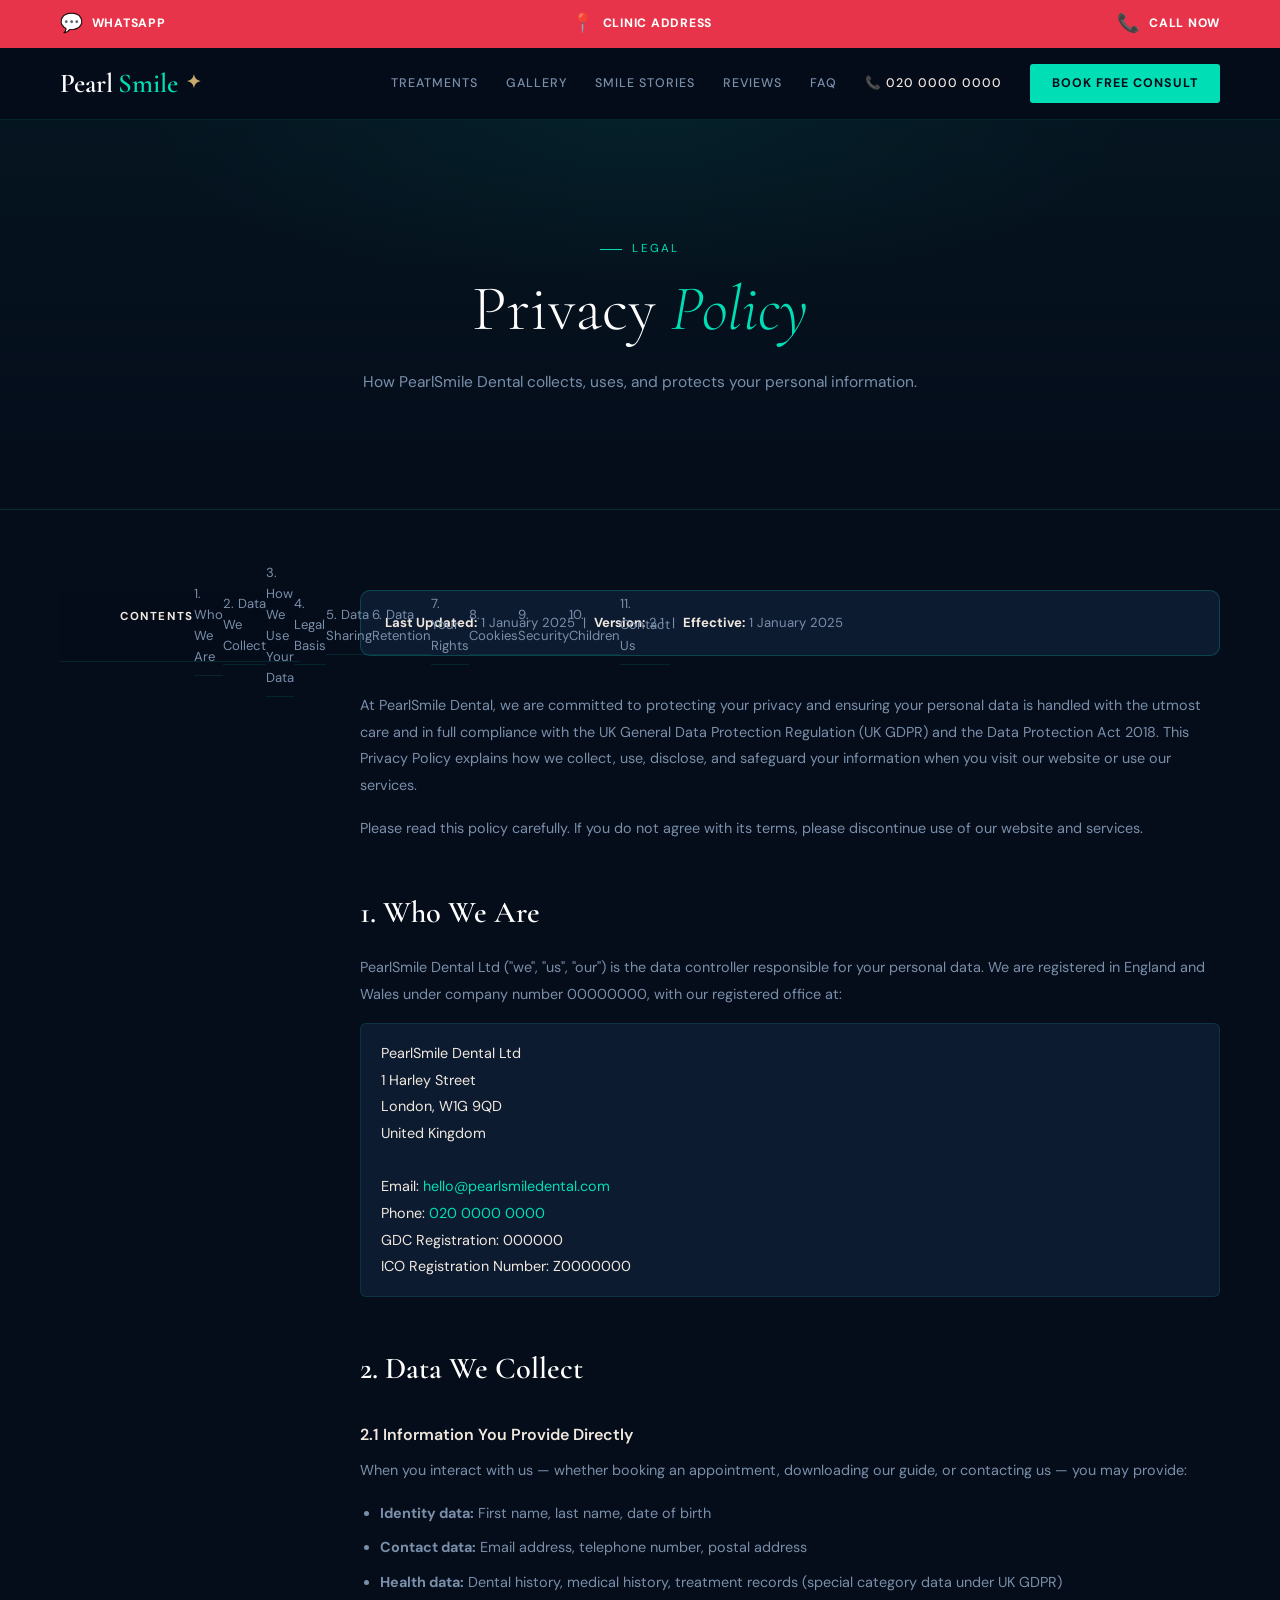
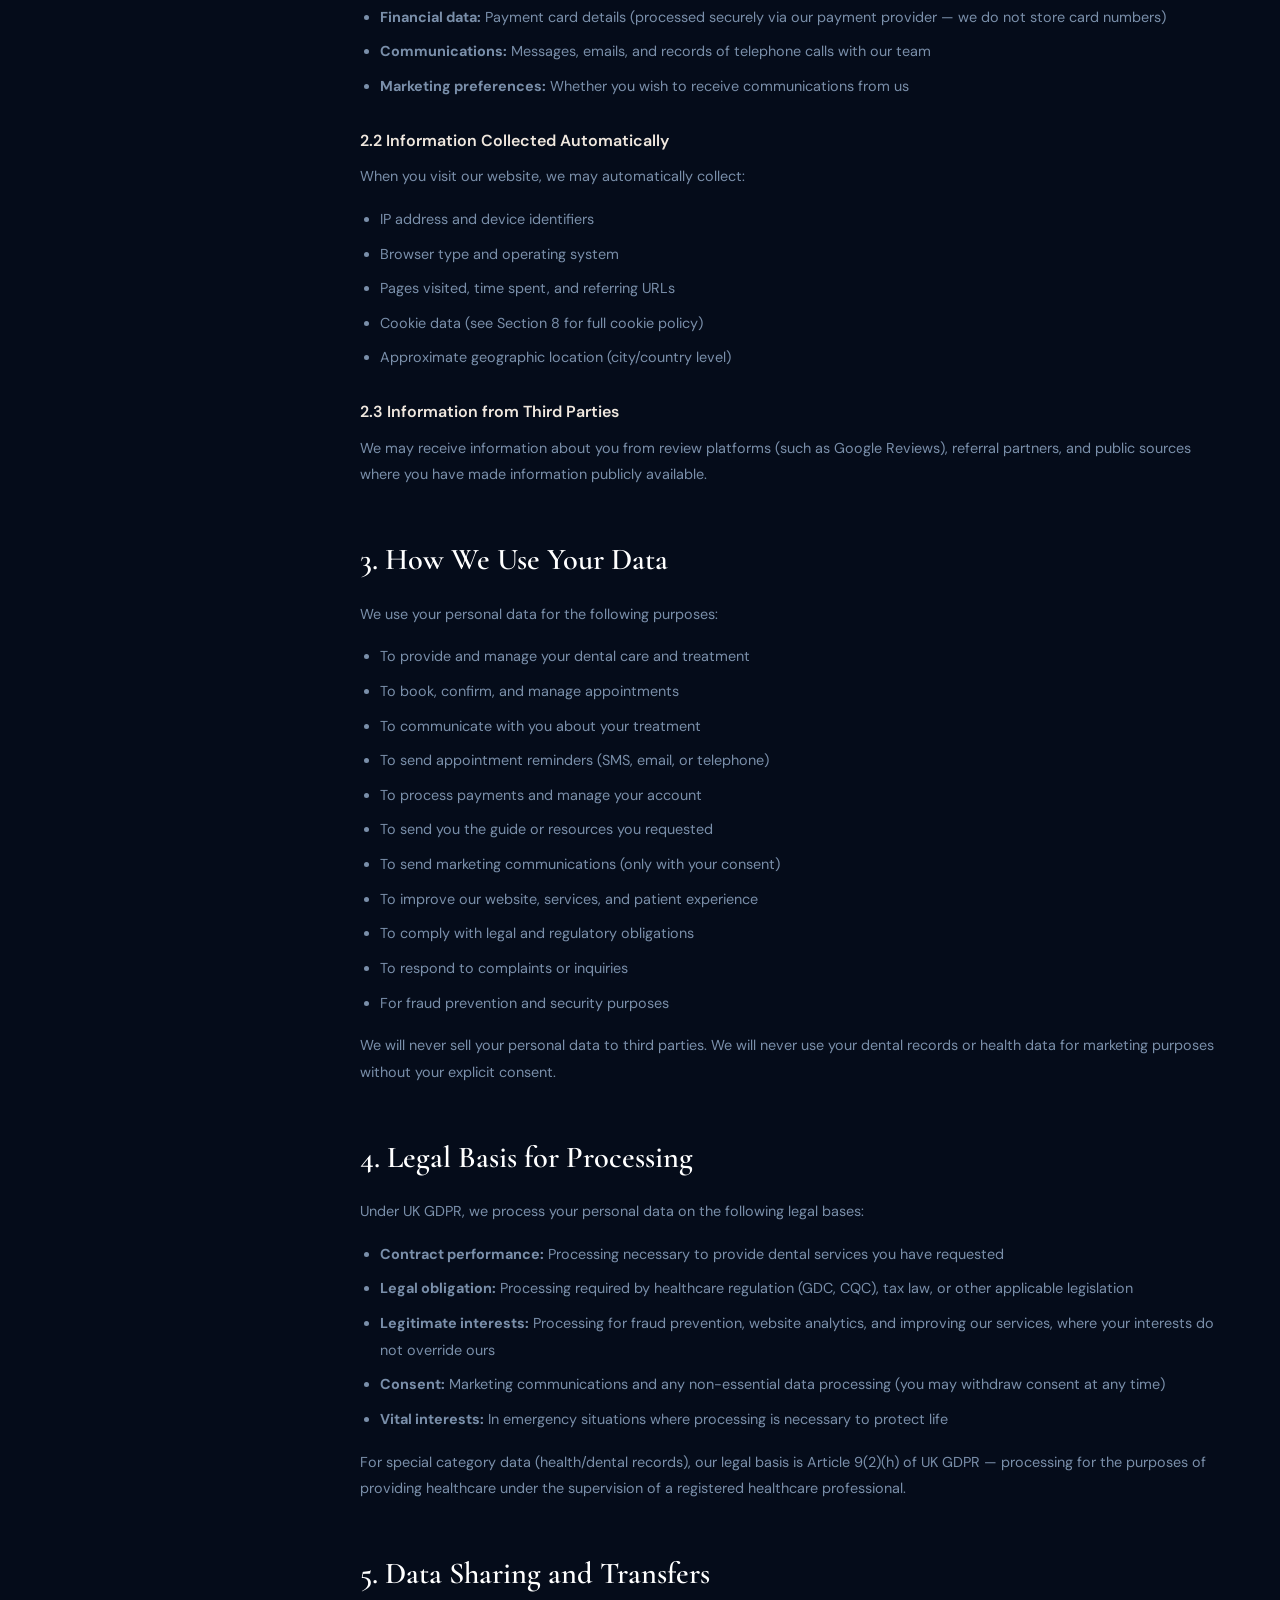
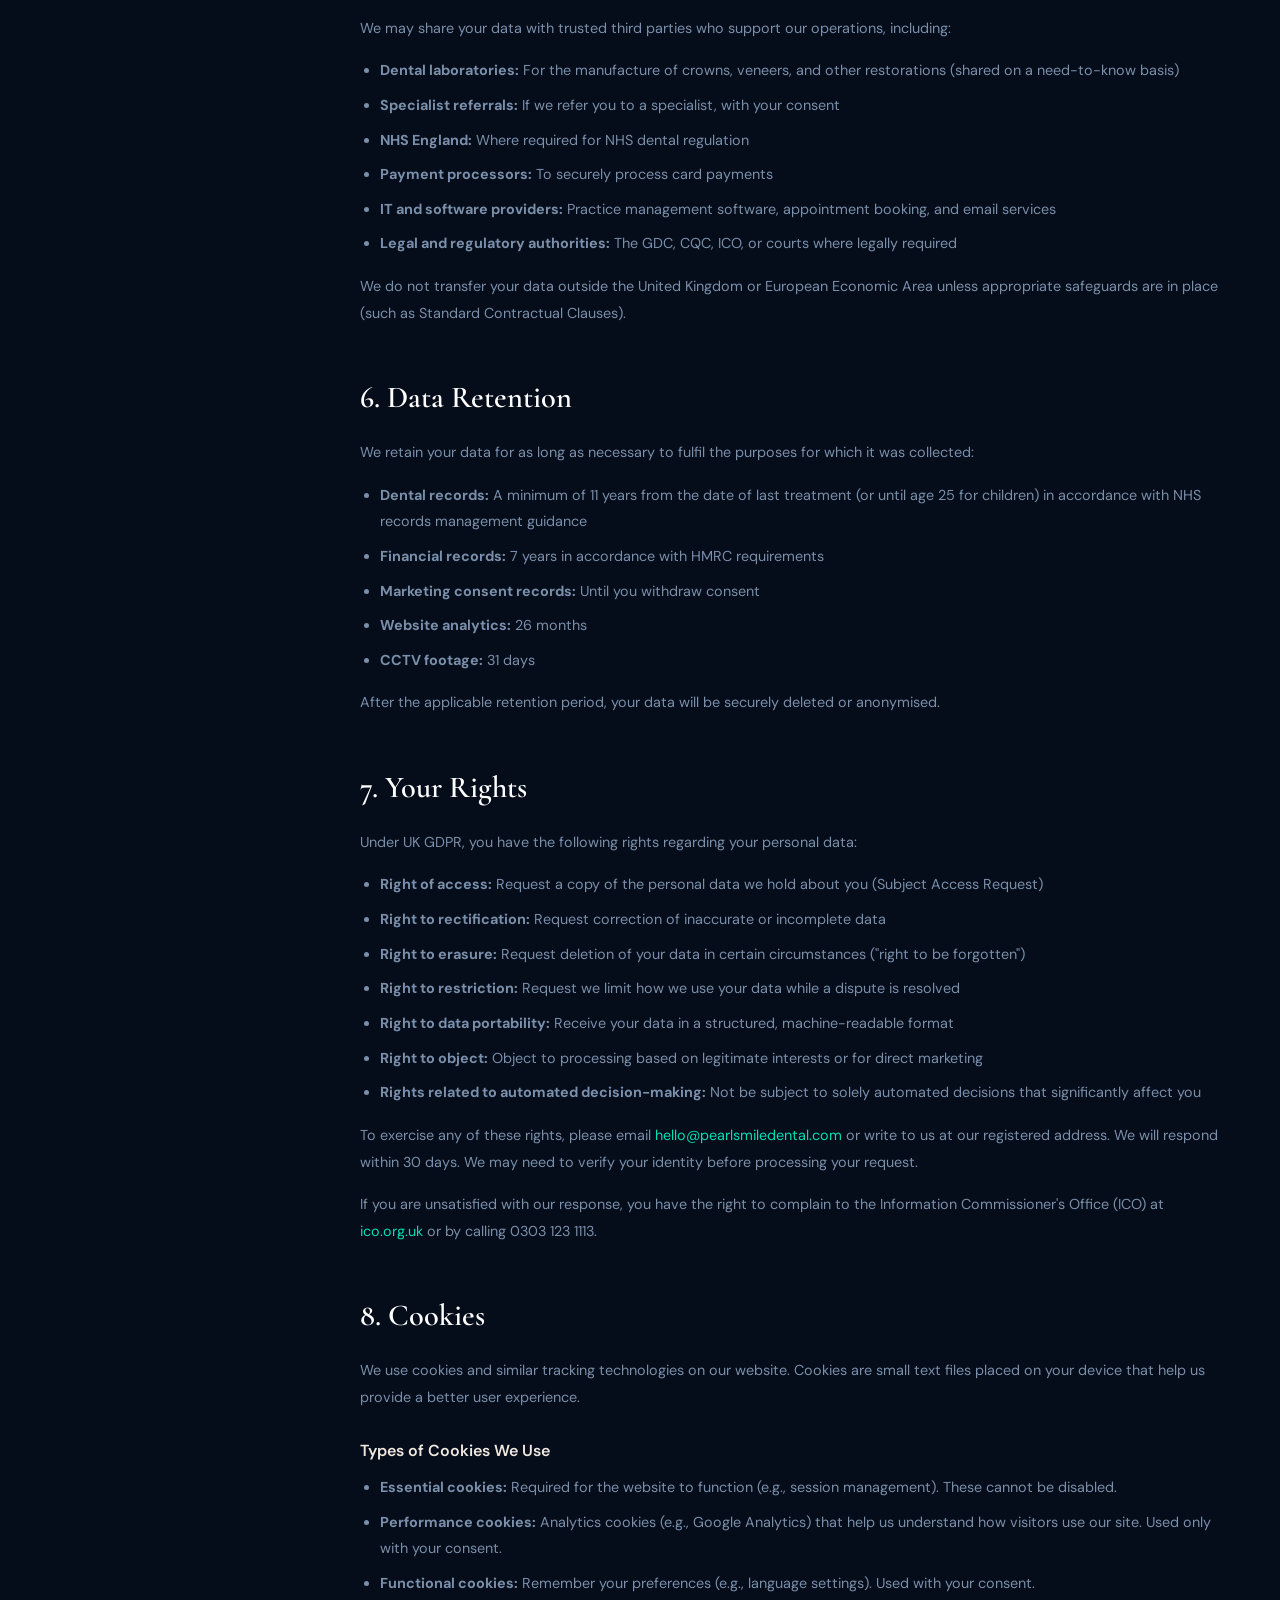
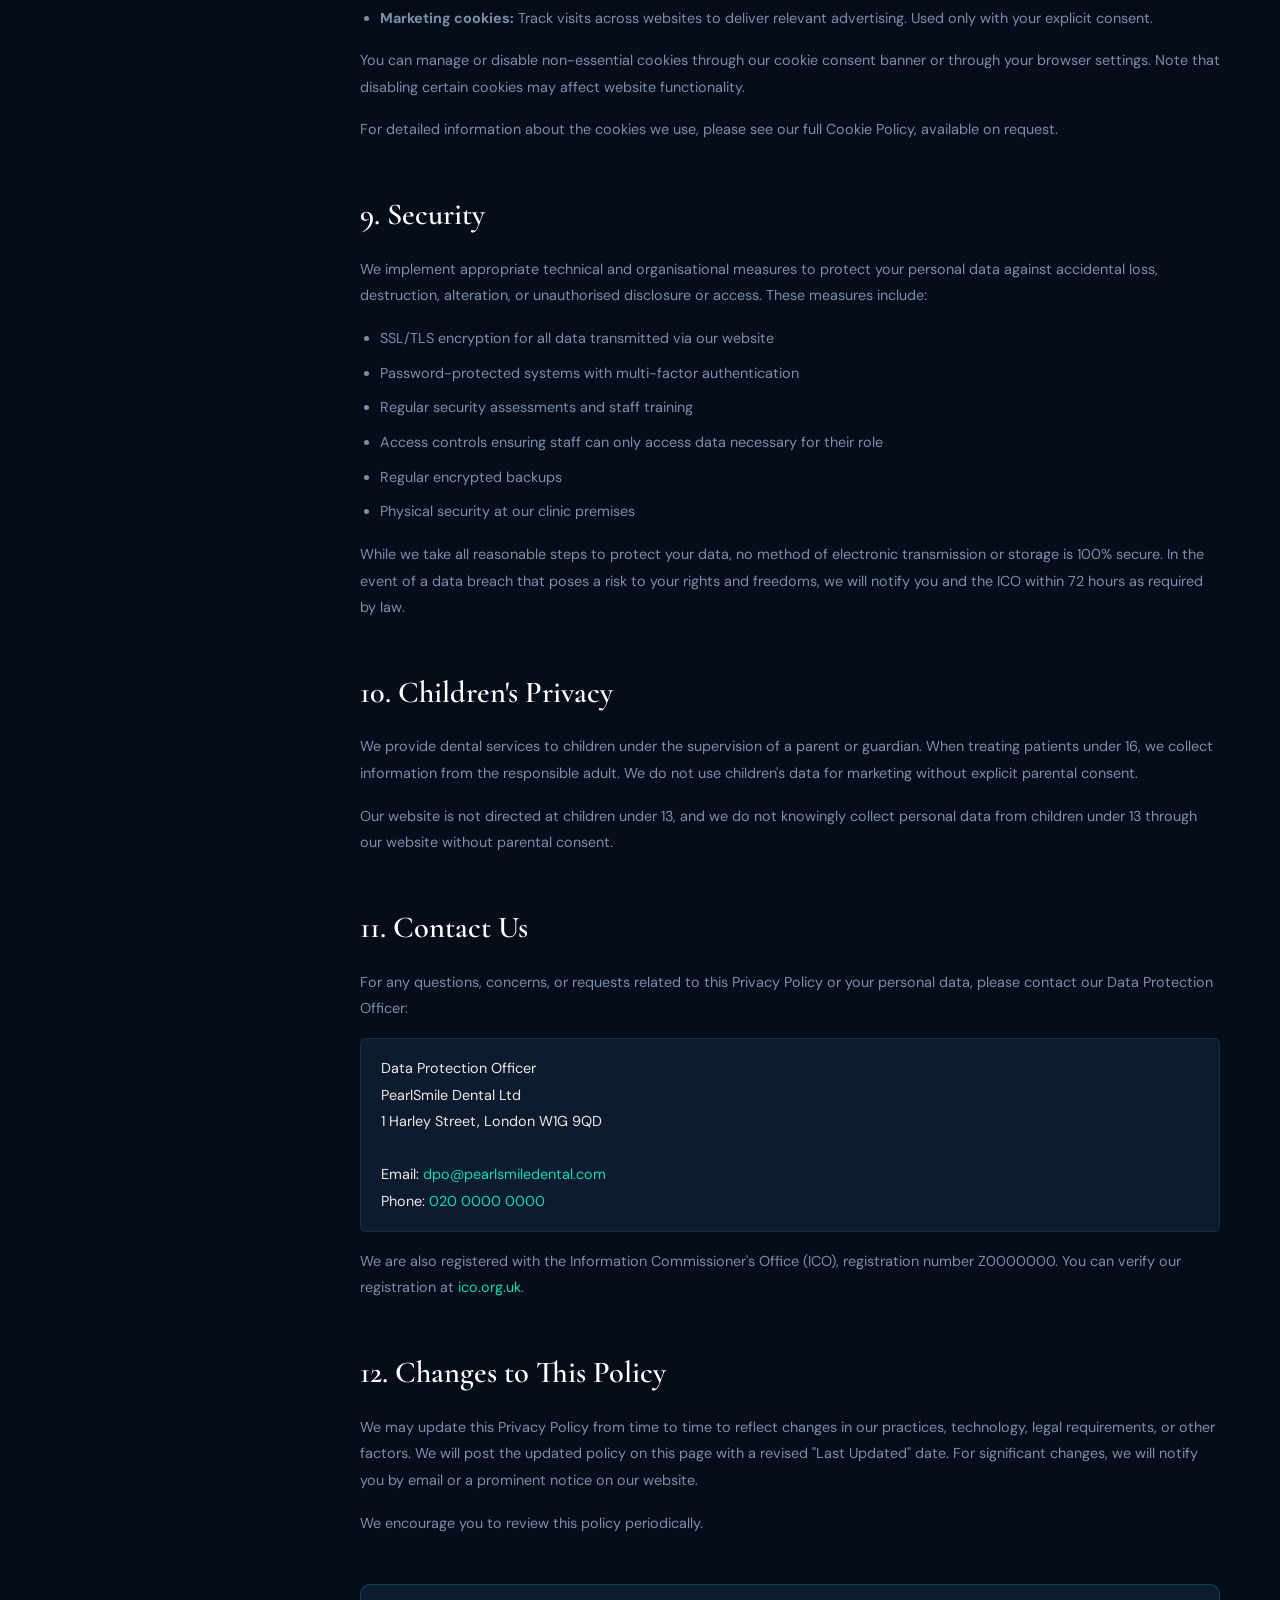
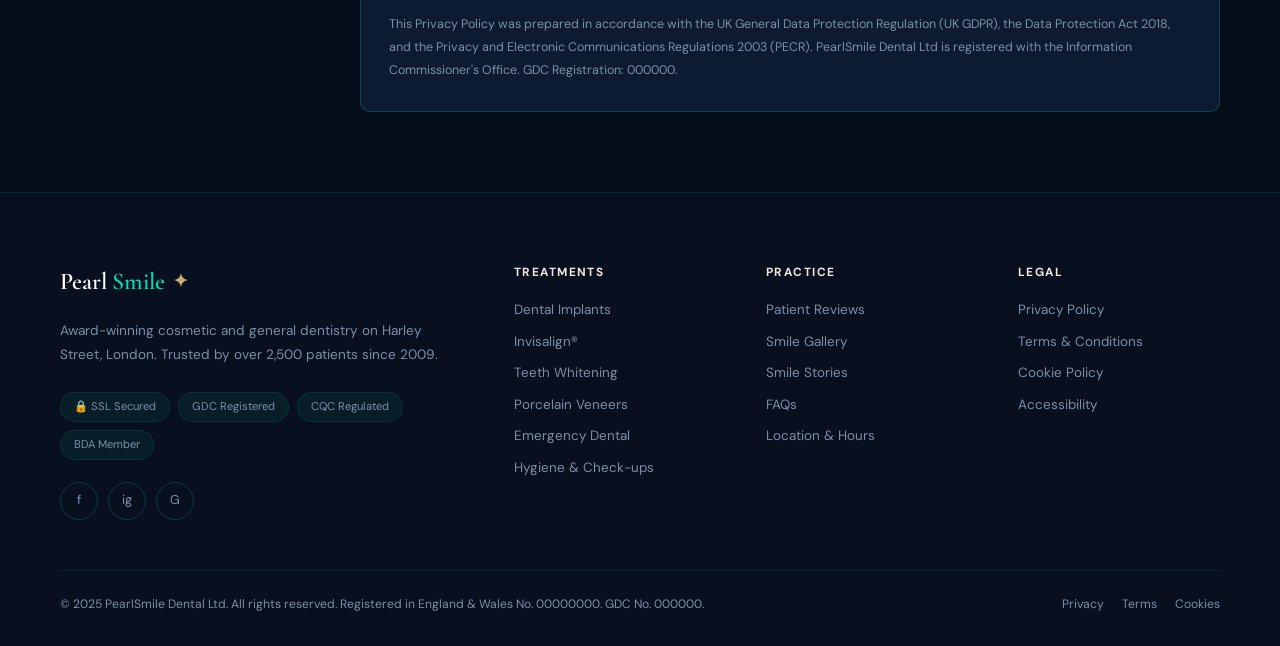
<file: pages/privacy-policy.html>
<!DOCTYPE html>
<html lang="en">
<head>
  <meta charset="UTF-8">
  <meta name="viewport" content="width=device-width, initial-scale=1.0">
  <meta name="description" content="PearlSmile Dental Privacy Policy — how we collect, use, and protect your personal data in compliance with UK GDPR.">
  <title>Privacy Policy | PearlSmile Dental London</title>
  <link rel="icon" href="data:image/svg+xml,<svg xmlns='http://www.w3.org/2000/svg' viewBox='0 0 100 100'><text y='.9em' font-size='85'>🦷</text></svg>">
  <link rel="preconnect" href="https://fonts.googleapis.com">
  <link href="https://fonts.googleapis.com/css2?family=Cormorant+Garamond:ital,wght@0,300;0,400;0,600;0,700;1,300;1,400&family=DM+Sans:ital,wght@0,300;0,400;0,500;0,600;1,400&family=Bebas+Neue&display=swap" rel="stylesheet">
  <link rel="stylesheet" href="../css/styles.css">
</head>
<body>

<div id="scroll-bar"></div>

<!-- EMERGENCY BANNER -->
<div id="ebanner">
  <a href="https://wa.me/442000000000" class="ban-btn" target="_blank" rel="noopener"><span class="ban-ico">💬</span><span class="ban-lbl">WhatsApp</span></a>
  <a href="https://maps.google.com/?q=1+Harley+Street,+London+W1G+9QD" class="ban-btn" target="_blank" rel="noopener"><span class="ban-ico">📍</span><span class="ban-lbl">Clinic Address</span></a>
  <a href="tel:+442000000000" class="ban-btn"><span class="ban-ico">📞</span><span class="ban-lbl">Call Now</span></a>
</div>

<!-- NAVBAR -->
<nav>
  <a href="../index.html" class="logo">Pearl<em>Smile</em><span class="logo-star">✦</span></a>
  <div class="nav-links">
    <a href="../index.html#services">Treatments</a>
    <a href="gallery.html">Gallery</a>
    <a href="smile-stories.html">Smile Stories</a>
    <a href="../index.html#testimonials">Reviews</a>
    <a href="../index.html#faq">FAQ</a>
    <a href="tel:+442000000000" class="nav-phone">020 0000 0000</a>
    <a href="../index.html#book" class="nav-book">Book Free Consult</a>
  </div>
  <button class="ham" aria-label="Menu" aria-expanded="false"><span></span><span></span><span></span></button>
</nav>
<div class="mob-menu">
  <a href="../index.html#services" class="mob-link">Treatments</a>
  <a href="gallery.html" class="mob-link">Gallery</a>
  <a href="smile-stories.html" class="mob-link">Smile Stories</a>
  <a href="../index.html#testimonials" class="mob-link">Reviews</a>
  <a href="../index.html#faq" class="mob-link">FAQ</a>
  <a href="tel:+442000000000" class="mob-link">📞 020 0000 0000</a>
  <a href="../index.html#book" class="mob-cta">Book Free Consult →</a>
</div>

<!-- PAGE HERO -->
<div class="page-hero">
  <div class="eyebrow">Legal</div>
  <h1>Privacy <em>Policy</em></h1>
  <p>How PearlSmile Dental collects, uses, and protects your personal information.</p>
</div>

<!-- PRIVACY CONTENT -->
<section id="privacy-page">
  <div class="privacy-layout">

    <!-- Sidebar Nav -->
    <nav class="privacy-nav">
      <h4>Contents</h4>
      <a href="#who-we-are">1. Who We Are</a>
      <a href="#data-we-collect">2. Data We Collect</a>
      <a href="#how-we-use">3. How We Use Your Data</a>
      <a href="#legal-basis">4. Legal Basis</a>
      <a href="#data-sharing">5. Data Sharing</a>
      <a href="#data-retention">6. Data Retention</a>
      <a href="#your-rights">7. Your Rights</a>
      <a href="#cookies">8. Cookies</a>
      <a href="#security">9. Security</a>
      <a href="#children">10. Children</a>
      <a href="#contact">11. Contact Us</a>
    </nav>

    <!-- Main Content -->
    <div class="privacy-content">

      <div class="update-box">
        <p><strong style="color:var(--pearl)">Last Updated:</strong> 1 January 2025 &nbsp;|&nbsp; <strong style="color:var(--pearl)">Version:</strong> 2.1 &nbsp;|&nbsp; <strong style="color:var(--pearl)">Effective:</strong> 1 January 2025</p>
      </div>

      <p>At PearlSmile Dental, we are committed to protecting your privacy and ensuring your personal data is handled with the utmost care and in full compliance with the UK General Data Protection Regulation (UK GDPR) and the Data Protection Act 2018. This Privacy Policy explains how we collect, use, disclose, and safeguard your information when you visit our website or use our services.</p>
      <p>Please read this policy carefully. If you do not agree with its terms, please discontinue use of our website and services.</p>

      <h2 id="who-we-are">1. Who We Are</h2>
      <p>PearlSmile Dental Ltd ("we", "us", "our") is the data controller responsible for your personal data. We are registered in England and Wales under company number 00000000, with our registered office at:</p>
      <p style="background:var(--card);border:1px solid var(--border);border-radius:6px;padding:16px 20px;font-size:.9rem;color:var(--pearl)">
        PearlSmile Dental Ltd<br>
        1 Harley Street<br>
        London, W1G 9QD<br>
        United Kingdom<br><br>
        Email: <a href="mailto:hello@pearlsmiledental.com">hello@pearlsmiledental.com</a><br>
        Phone: <a href="tel:+442000000000">020 0000 0000</a><br>
        GDC Registration: 000000<br>
        ICO Registration Number: Z0000000
      </p>

      <h2 id="data-we-collect">2. Data We Collect</h2>
      <h3>2.1 Information You Provide Directly</h3>
      <p>When you interact with us — whether booking an appointment, downloading our guide, or contacting us — you may provide:</p>
      <ul>
        <li><strong>Identity data:</strong> First name, last name, date of birth</li>
        <li><strong>Contact data:</strong> Email address, telephone number, postal address</li>
        <li><strong>Health data:</strong> Dental history, medical history, treatment records (special category data under UK GDPR)</li>
        <li><strong>Financial data:</strong> Payment card details (processed securely via our payment provider — we do not store card numbers)</li>
        <li><strong>Communications:</strong> Messages, emails, and records of telephone calls with our team</li>
        <li><strong>Marketing preferences:</strong> Whether you wish to receive communications from us</li>
      </ul>

      <h3>2.2 Information Collected Automatically</h3>
      <p>When you visit our website, we may automatically collect:</p>
      <ul>
        <li>IP address and device identifiers</li>
        <li>Browser type and operating system</li>
        <li>Pages visited, time spent, and referring URLs</li>
        <li>Cookie data (see Section 8 for full cookie policy)</li>
        <li>Approximate geographic location (city/country level)</li>
      </ul>

      <h3>2.3 Information from Third Parties</h3>
      <p>We may receive information about you from review platforms (such as Google Reviews), referral partners, and public sources where you have made information publicly available.</p>

      <h2 id="how-we-use">3. How We Use Your Data</h2>
      <p>We use your personal data for the following purposes:</p>
      <ul>
        <li>To provide and manage your dental care and treatment</li>
        <li>To book, confirm, and manage appointments</li>
        <li>To communicate with you about your treatment</li>
        <li>To send appointment reminders (SMS, email, or telephone)</li>
        <li>To process payments and manage your account</li>
        <li>To send you the guide or resources you requested</li>
        <li>To send marketing communications (only with your consent)</li>
        <li>To improve our website, services, and patient experience</li>
        <li>To comply with legal and regulatory obligations</li>
        <li>To respond to complaints or inquiries</li>
        <li>For fraud prevention and security purposes</li>
      </ul>
      <p>We will never sell your personal data to third parties. We will never use your dental records or health data for marketing purposes without your explicit consent.</p>

      <h2 id="legal-basis">4. Legal Basis for Processing</h2>
      <p>Under UK GDPR, we process your personal data on the following legal bases:</p>
      <ul>
        <li><strong>Contract performance:</strong> Processing necessary to provide dental services you have requested</li>
        <li><strong>Legal obligation:</strong> Processing required by healthcare regulation (GDC, CQC), tax law, or other applicable legislation</li>
        <li><strong>Legitimate interests:</strong> Processing for fraud prevention, website analytics, and improving our services, where your interests do not override ours</li>
        <li><strong>Consent:</strong> Marketing communications and any non-essential data processing (you may withdraw consent at any time)</li>
        <li><strong>Vital interests:</strong> In emergency situations where processing is necessary to protect life</li>
      </ul>
      <p>For special category data (health/dental records), our legal basis is Article 9(2)(h) of UK GDPR — processing for the purposes of providing healthcare under the supervision of a registered healthcare professional.</p>

      <h2 id="data-sharing">5. Data Sharing and Transfers</h2>
      <p>We may share your data with trusted third parties who support our operations, including:</p>
      <ul>
        <li><strong>Dental laboratories:</strong> For the manufacture of crowns, veneers, and other restorations (shared on a need-to-know basis)</li>
        <li><strong>Specialist referrals:</strong> If we refer you to a specialist, with your consent</li>
        <li><strong>NHS England:</strong> Where required for NHS dental regulation</li>
        <li><strong>Payment processors:</strong> To securely process card payments</li>
        <li><strong>IT and software providers:</strong> Practice management software, appointment booking, and email services</li>
        <li><strong>Legal and regulatory authorities:</strong> The GDC, CQC, ICO, or courts where legally required</li>
      </ul>
      <p>We do not transfer your data outside the United Kingdom or European Economic Area unless appropriate safeguards are in place (such as Standard Contractual Clauses).</p>

      <h2 id="data-retention">6. Data Retention</h2>
      <p>We retain your data for as long as necessary to fulfil the purposes for which it was collected:</p>
      <ul>
        <li><strong>Dental records:</strong> A minimum of 11 years from the date of last treatment (or until age 25 for children) in accordance with NHS records management guidance</li>
        <li><strong>Financial records:</strong> 7 years in accordance with HMRC requirements</li>
        <li><strong>Marketing consent records:</strong> Until you withdraw consent</li>
        <li><strong>Website analytics:</strong> 26 months</li>
        <li><strong>CCTV footage:</strong> 31 days</li>
      </ul>
      <p>After the applicable retention period, your data will be securely deleted or anonymised.</p>

      <h2 id="your-rights">7. Your Rights</h2>
      <p>Under UK GDPR, you have the following rights regarding your personal data:</p>
      <ul>
        <li><strong>Right of access:</strong> Request a copy of the personal data we hold about you (Subject Access Request)</li>
        <li><strong>Right to rectification:</strong> Request correction of inaccurate or incomplete data</li>
        <li><strong>Right to erasure:</strong> Request deletion of your data in certain circumstances ("right to be forgotten")</li>
        <li><strong>Right to restriction:</strong> Request we limit how we use your data while a dispute is resolved</li>
        <li><strong>Right to data portability:</strong> Receive your data in a structured, machine-readable format</li>
        <li><strong>Right to object:</strong> Object to processing based on legitimate interests or for direct marketing</li>
        <li><strong>Rights related to automated decision-making:</strong> Not be subject to solely automated decisions that significantly affect you</li>
      </ul>
      <p>To exercise any of these rights, please email <a href="mailto:hello@pearlsmiledental.com">hello@pearlsmiledental.com</a> or write to us at our registered address. We will respond within 30 days. We may need to verify your identity before processing your request.</p>
      <p>If you are unsatisfied with our response, you have the right to complain to the Information Commissioner's Office (ICO) at <a href="https://ico.org.uk" target="_blank" rel="noopener">ico.org.uk</a> or by calling 0303 123 1113.</p>

      <h2 id="cookies">8. Cookies</h2>
      <p>We use cookies and similar tracking technologies on our website. Cookies are small text files placed on your device that help us provide a better user experience.</p>
      <h3>Types of Cookies We Use</h3>
      <ul>
        <li><strong>Essential cookies:</strong> Required for the website to function (e.g., session management). These cannot be disabled.</li>
        <li><strong>Performance cookies:</strong> Analytics cookies (e.g., Google Analytics) that help us understand how visitors use our site. Used only with your consent.</li>
        <li><strong>Functional cookies:</strong> Remember your preferences (e.g., language settings). Used with your consent.</li>
        <li><strong>Marketing cookies:</strong> Track visits across websites to deliver relevant advertising. Used only with your explicit consent.</li>
      </ul>
      <p>You can manage or disable non-essential cookies through our cookie consent banner or through your browser settings. Note that disabling certain cookies may affect website functionality.</p>
      <p>For detailed information about the cookies we use, please see our full Cookie Policy, available on request.</p>

      <h2 id="security">9. Security</h2>
      <p>We implement appropriate technical and organisational measures to protect your personal data against accidental loss, destruction, alteration, or unauthorised disclosure or access. These measures include:</p>
      <ul>
        <li>SSL/TLS encryption for all data transmitted via our website</li>
        <li>Password-protected systems with multi-factor authentication</li>
        <li>Regular security assessments and staff training</li>
        <li>Access controls ensuring staff can only access data necessary for their role</li>
        <li>Regular encrypted backups</li>
        <li>Physical security at our clinic premises</li>
      </ul>
      <p>While we take all reasonable steps to protect your data, no method of electronic transmission or storage is 100% secure. In the event of a data breach that poses a risk to your rights and freedoms, we will notify you and the ICO within 72 hours as required by law.</p>

      <h2 id="children">10. Children's Privacy</h2>
      <p>We provide dental services to children under the supervision of a parent or guardian. When treating patients under 16, we collect information from the responsible adult. We do not use children's data for marketing without explicit parental consent.</p>
      <p>Our website is not directed at children under 13, and we do not knowingly collect personal data from children under 13 through our website without parental consent.</p>

      <h2 id="contact">11. Contact Us</h2>
      <p>For any questions, concerns, or requests related to this Privacy Policy or your personal data, please contact our Data Protection Officer:</p>
      <p style="background:var(--card);border:1px solid var(--border);border-radius:6px;padding:16px 20px;font-size:.9rem;color:var(--pearl)">
        Data Protection Officer<br>
        PearlSmile Dental Ltd<br>
        1 Harley Street, London W1G 9QD<br><br>
        Email: <a href="mailto:dpo@pearlsmiledental.com">dpo@pearlsmiledental.com</a><br>
        Phone: <a href="tel:+442000000000">020 0000 0000</a>
      </p>
      <p>We are also registered with the Information Commissioner's Office (ICO), registration number Z0000000. You can verify our registration at <a href="https://ico.org.uk/ESDWebPages/Search" target="_blank" rel="noopener">ico.org.uk</a>.</p>

      <h2>12. Changes to This Policy</h2>
      <p>We may update this Privacy Policy from time to time to reflect changes in our practices, technology, legal requirements, or other factors. We will post the updated policy on this page with a revised "Last Updated" date. For significant changes, we will notify you by email or a prominent notice on our website.</p>
      <p>We encourage you to review this policy periodically.</p>

      <div style="margin-top:48px;padding:28px;background:var(--card);border:1px solid var(--border2);border-radius:var(--radius);">
        <p style="font-size:.78rem;color:var(--slate);margin-bottom:0">This Privacy Policy was prepared in accordance with the UK General Data Protection Regulation (UK GDPR), the Data Protection Act 2018, and the Privacy and Electronic Communications Regulations 2003 (PECR). PearlSmile Dental Ltd is registered with the Information Commissioner's Office. GDC Registration: 000000.</p>
      </div>

    </div>
  </div>
</section>

<!-- FOOTER -->
<footer>
  <div class="footer-grid">
    <div class="footer-brand">
      <a href="../index.html" class="logo" style="font-size:1.5rem">Pearl<em>Smile</em><span class="logo-star">✦</span></a>
      <p>Award-winning cosmetic and general dentistry on Harley Street, London. Trusted by over 2,500 patients since 2009.</p>
      <div class="trust-badges">
        <span class="tbadge">🔒 SSL Secured</span><span class="tbadge">GDC Registered</span><span class="tbadge">CQC Regulated</span><span class="tbadge">BDA Member</span>
      </div>
      <div class="f-social">
        <a href="https://facebook.com/pearlsmiledental" target="_blank" rel="noopener" aria-label="Facebook">f</a>
        <a href="https://instagram.com/pearlsmiledental" target="_blank" rel="noopener" aria-label="Instagram">ig</a>
        <a href="https://g.page/pearlsmiledental" target="_blank" rel="noopener" aria-label="Google">G</a>
      </div>
    </div>
    <div class="f-col">
      <h4>Treatments</h4>
      <a href="../index.html#services">Dental Implants</a><a href="../index.html#services">Invisalign®</a><a href="../index.html#services">Teeth Whitening</a><a href="../index.html#services">Porcelain Veneers</a><a href="../index.html#services">Emergency Dental</a><a href="../index.html#services">Hygiene & Check-ups</a>
    </div>
    <div class="f-col">
      <h4>Practice</h4>
      <a href="../index.html#testimonials">Patient Reviews</a><a href="gallery.html">Smile Gallery</a><a href="smile-stories.html">Smile Stories</a><a href="../index.html#faq">FAQs</a><a href="../index.html#location">Location & Hours</a>
    </div>
    <div class="f-col">
      <h4>Legal</h4>
      <a href="privacy-policy.html">Privacy Policy</a><a href="privacy-policy.html">Terms & Conditions</a><a href="privacy-policy.html">Cookie Policy</a><a href="privacy-policy.html">Accessibility</a>
    </div>
  </div>
  <div class="footer-bottom">
    <p>© 2025 PearlSmile Dental Ltd. All rights reserved. Registered in England &amp; Wales No. 00000000. GDC No. 000000.</p>
    <div class="legal-links">
      <a href="privacy-policy.html">Privacy</a><a href="privacy-policy.html">Terms</a><a href="privacy-policy.html">Cookies</a>
    </div>
  </div>
</footer>

<script src="../js/main.js"></script>
</body>
</html>
</file>
<file: css/styles.css>
/* ════════════════════════════════════════════════════════
   PearlSmile Dental — Global Styles
   Import this in your Next.js _app.js / Astro layout:
   import '../styles/globals.css'
   ════════════════════════════════════════════════════════ */

@import url('https://fonts.googleapis.com/css2?family=Cormorant+Garamond:ital,wght@0,300;0,400;0,600;0,700;1,300;1,400&family=DM+Sans:ital,wght@0,300;0,400;0,500;0,600;1,400&family=Bebas+Neue&display=swap');

:root {
  --night:#050C1A; --deep:#080F1E; --navy:#0A1628; --card:#0D1B30; --card2:#102040;
  --mint:#00DEB6; --gold:#C8A96E; --gold2:#E5C98A; --pearl:#F0E8DF;
  --white:#FFFFFF; --slate:#7A8FAA; --red:#E8344A;
  --border:rgba(0,222,182,0.12); --border2:rgba(0,222,182,0.22);
  --glow:0 0 40px rgba(0,222,182,0.28);
  --nav-h:72px; --ban-h:48px; --radius:10px;
  --ease:cubic-bezier(.16,1,.3,1);
}
*,*::before,*::after{margin:0;padding:0;box-sizing:border-box;}
html,body{width:100%;max-width:100vw;margin:0;padding:0;overflow-x:hidden;}
html{scroll-behavior:smooth;}
body{background:var(--night);color:var(--pearl);font-family:'DM Sans',sans-serif;line-height:1.6;}
section,header,nav,footer,#ebanner{width:100%;box-sizing:border-box;}
a{color:inherit;text-decoration:none;}
img{max-width:100%;display:block;height:auto;}
button{font-family:'DM Sans',sans-serif;}

/* ── SCROLL BAR ── */
#scroll-bar{position:fixed;top:0;left:0;height:2px;background:linear-gradient(90deg,var(--mint),var(--gold));z-index:9999;width:0;transition:width .1s linear;}

/* ── EMERGENCY BANNER ── */
#ebanner{position:sticky;top:0;z-index:950;height:var(--ban-h);background:var(--red);display:flex;align-items:center;justify-content:space-between;padding:0 60px;}
.ban-btn{color:#fff;font-size:.76rem;font-weight:800;letter-spacing:.06em;text-transform:uppercase;text-decoration:none;display:flex;align-items:center;gap:8px;transition:opacity .3s;}
.ban-btn:hover{opacity:0.8;}
.ban-ico{font-size:1.15rem;}
.ban-lbl{white-space:nowrap;}

/* ── NAV ── */
nav{position:sticky;top:var(--ban-h);z-index:900;height:var(--nav-h);display:flex;align-items:center;justify-content:space-between;padding:0 60px;background:rgba(5,12,26,.95);backdrop-filter:blur(24px);border-bottom:1px solid var(--border);}
.logo{font-family:'Cormorant Garamond',serif;font-size:1.7rem;font-weight:600;color:var(--white);display:flex;align-items:center;gap:5px;}
.logo em{font-style:normal;color:var(--mint);}
.logo-star{color:var(--gold);font-size:1.1rem;margin-left:3px;}
.nav-links{display:flex;align-items:center;gap:28px;}
.nav-links a{font-size:.78rem;font-weight:500;letter-spacing:.08em;text-transform:uppercase;color:var(--slate);transition:color .25s;white-space:nowrap;}
.nav-links a:hover{color:var(--mint);}
.nav-phone{color:var(--pearl)!important;}
.nav-phone::before{content:'📞 ';}
.nav-book{background:var(--mint);color:var(--night)!important;padding:10px 22px;border-radius:3px;font-weight:700!important;}
.nav-book:hover{background:var(--white)!important;box-shadow:var(--glow);}
.ham{display:none;flex-direction:column;gap:5px;background:none;border:none;cursor:pointer;padding:5px;}
.ham span{display:block;width:22px;height:2px;background:var(--pearl);border-radius:2px;transition:all .3s;}
.ham.open span:nth-child(1){transform:translateY(7px) rotate(45deg);}
.ham.open span:nth-child(2){opacity:0;}
.ham.open span:nth-child(3){transform:translateY(-7px) rotate(-45deg);}
.mob-menu{display:none;position:fixed;top:calc(var(--ban-h) + var(--nav-h));left:0;width:100%;z-index:890;background:rgba(5,12,26,.98);backdrop-filter:blur(20px);border-bottom:1px solid var(--border);flex-direction:column;padding:18px 24px 26px;}
.mob-menu.open{display:flex;}
.mob-menu a{padding:13px 0;color:var(--pearl);font-size:.95rem;font-weight:500;border-bottom:1px solid var(--border);transition:color .2s;}
.mob-menu a:hover{color:var(--mint);}
.mob-cta{margin-top:14px!important;background:var(--mint);color:var(--night)!important;padding:13px;border-radius:3px;text-align:center;font-weight:700!important;border-bottom:none!important;}

/* ── SHARED ── */
.pad{padding:90px 60px;}
.eyebrow{display:flex;align-items:center;gap:10px;font-size:.72rem;letter-spacing:.2em;text-transform:uppercase;color:var(--mint);margin-bottom:14px;}
.eyebrow::before{content:'';width:22px;height:1px;background:var(--mint);}
.section-h2{font-family:'Cormorant Garamond',serif;font-size:clamp(2rem,3.5vw,3.3rem);font-weight:300;color:var(--white);line-height:1.1;}
.section-h2 em{font-style:italic;color:var(--mint);}
.sec-head{display:flex;align-items:flex-end;justify-content:space-between;gap:20px;margin-bottom:54px;flex-wrap:wrap;}
.more-link{font-size:.78rem;color:var(--mint);letter-spacing:.09em;text-transform:uppercase;border-bottom:1px solid var(--border2);padding-bottom:3px;transition:all .25s;white-space:nowrap;}
.more-link:hover{border-color:var(--mint);}
.btn-primary{display:inline-block;background:var(--mint);color:var(--night);padding:14px 34px;border-radius:3px;font-size:.86rem;font-weight:700;letter-spacing:.05em;transition:all .4s var(--ease);}
.btn-primary:hover{background:var(--white);box-shadow:var(--glow);}
.reveal{opacity:0;transform:translateY(36px);transition:opacity .7s var(--ease),transform .7s var(--ease);}
.reveal.in{opacity:1;transform:translateY(0);}

/* ── HERO ── */
#hero{min-height:calc(100vh - var(--ban-h) - var(--nav-h));display:grid;grid-template-columns:1fr 1fr;align-items:stretch;position:relative;overflow:hidden;}
.hero-left{padding:80px 60px;display:flex;flex-direction:column;justify-content:center;position:relative;z-index:2;}
.hero-orb{position:absolute;inset:0;background:radial-gradient(ellipse 60% 70% at 30% 50%,rgba(0,222,182,.06),transparent 65%);pointer-events:none;}
.hero-grid{position:absolute;inset:0;opacity:.022;background-image:linear-gradient(var(--mint) 1px,transparent 1px),linear-gradient(90deg,var(--mint) 1px,transparent 1px);background-size:55px 55px;animation:gridMove 24s linear infinite;}
@keyframes gridMove{from{transform:translateY(0);}to{transform:translateY(55px);}}
.hero-right{position:absolute;inset:0;z-index:0;overflow:hidden;}
.hero-right img{width:100%;height:100%;object-fit:cover;object-position:center;}
.hero-right::after{content:'';position:absolute;inset:0;background:linear-gradient(90deg,var(--night) 0%,rgba(5,12,26,.8) 40%,rgba(5,12,26,.2) 100%);}
.hero-eyebrow{display:inline-flex;align-items:center;gap:8px;font-size:.7rem;letter-spacing:.22em;text-transform:uppercase;color:var(--mint);margin-bottom:28px;opacity:0;animation:fadeUp .7s .3s forwards;}
.hero-eyebrow::before{content:'';width:24px;height:1px;background:var(--mint);}
@keyframes fadeUp{from{opacity:0;transform:translateY(18px);}to{opacity:1;transform:translateY(0);}}
.hero-h1{font-family:'Cormorant Garamond',serif;font-size:clamp(2.8rem,5vw,5.2rem);font-weight:300;line-height:1.02;color:var(--white);margin-bottom:24px;}
.hero-h1 em{font-style:italic;color:var(--mint);}
.hline{display:block;overflow:hidden;}
.hline-inner{display:block;opacity:0;transform:translateY(100%);animation:slideIn .9s var(--ease) forwards;}
.hline:nth-child(1) .hline-inner{animation-delay:.5s;}
.hline:nth-child(2) .hline-inner{animation-delay:.65s;}
.hline:nth-child(3) .hline-inner{animation-delay:.8s;}
@keyframes slideIn{to{opacity:1;transform:translateY(0);}}
.hero-sub{font-size:.97rem;color:var(--slate);line-height:1.85;max-width:460px;margin-bottom:38px;opacity:0;animation:fadeUp .7s 1.05s forwards;}
.hero-btns{display:flex;gap:16px;align-items:center;flex-wrap:wrap;opacity:0;animation:fadeUp .7s 1.2s forwards;}
.btn-ghost-hero{display:flex;align-items:center;gap:10px;color:var(--pearl);font-size:.86rem;font-weight:500;transition:all .3s;}
.circle{width:38px;height:38px;border:1px solid var(--border2);border-radius:50%;display:flex;align-items:center;justify-content:center;transition:all .3s;}
.btn-ghost-hero:hover .circle{border-color:var(--mint);background:rgba(0,222,182,.1);transform:translateX(4px);}
.hero-trust{display:flex;gap:28px;margin-top:50px;opacity:0;animation:fadeUp .7s 1.4s forwards;flex-wrap:wrap;}
.trust-num{font-family:'Cormorant Garamond',serif;font-size:1.6rem;font-weight:600;color:var(--white);line-height:1;display:block;}
.trust-lbl{font-size:.71rem;color:var(--slate);text-transform:uppercase;letter-spacing:.08em;line-height:1.3;display:block;}
.trust-sep{width:1px;height:36px;background:var(--border2);}
.hero-badge{position:absolute;bottom:36px;right:clamp(16px,4vw,40px);z-index:10;background:var(--card);border:1px solid var(--border2);border-radius:12px;padding:14px 18px;animation:floatY 5s ease-in-out infinite;white-space:nowrap;}
.hero-badge .bn{font-family:'Cormorant Garamond',serif;font-size:1.8rem;font-weight:600;color:var(--mint);display:block;line-height:1;}
.hero-badge .bl{font-size:.68rem;color:var(--slate);letter-spacing:.1em;text-transform:uppercase;margin-top:3px;}
@keyframes floatY{0%,100%{transform:translateY(0);}50%{transform:translateY(-10px);}}

/* ── MARQUEE ── */
.marquee-wrap{padding:15px 0;background:var(--mint);overflow:hidden;width:100%;}
.marquee-track{display:flex;width:max-content;flex-wrap:nowrap;gap:48px;animation:marquee 28s linear infinite;will-change:transform;}
@keyframes marquee{0%{transform:translateX(0);}100%{transform:translateX(-50%);}}
.m-item{display:flex;align-items:center;gap:10px;font-size:.76rem;font-weight:700;letter-spacing:.16em;text-transform:uppercase;color:var(--night);flex-shrink:0;white-space:nowrap;}
.m-dot{width:4px;height:4px;background:var(--night);border-radius:50%;flex-shrink:0;opacity:.5;}
@media(max-width:600px){.marquee-track{gap:36px;animation-duration:24s;}}

/* ── STATS ── */
#stats{display:grid;grid-template-columns:repeat(4,1fr);border-top:1px solid var(--border);border-bottom:1px solid var(--border);}
.stat-cell{padding:52px 30px;text-align:center;border-right:1px solid var(--border);}
.stat-cell:last-child{border-right:none;}
.s-num{font-family:'Cormorant Garamond',serif;font-size:3.6rem;font-weight:600;color:var(--white);line-height:1;display:block;}
.s-num .acc{color:var(--mint);}
.s-lbl{font-size:.73rem;letter-spacing:.1em;text-transform:uppercase;color:var(--slate);margin-top:9px;display:block;}

/* ── SERVICES ── */
#services{padding:90px 60px;}
.svc-grid{display:grid;grid-template-columns:repeat(3,1fr);gap:2px;}
.svc-card{background:var(--card);padding:44px 34px;border:1px solid var(--border);position:relative;overflow:hidden;cursor:pointer;transition:all .4s var(--ease);}
.svc-card::after{content:'';position:absolute;bottom:0;left:0;right:0;height:2px;background:linear-gradient(90deg,var(--mint),var(--gold));transform:scaleX(0);transform-origin:left;transition:transform .4s var(--ease);}
.svc-card:hover{background:var(--card2);transform:translateY(-7px);box-shadow:0 28px 60px rgba(0,0,0,.5);}
.svc-card:hover::after{transform:scaleX(1);}
.svc-icon{width:52px;height:52px;background:rgba(0,222,182,.08);border-radius:12px;display:flex;align-items:center;justify-content:center;font-size:1.5rem;margin-bottom:26px;transition:all .4s;}
.svc-card:hover .svc-icon{background:rgba(0,222,182,.16);box-shadow:var(--glow);}
.svc-n{position:absolute;top:22px;right:22px;font-family:'Bebas Neue',sans-serif;font-size:3.4rem;color:rgba(255,255,255,.025);}
.svc-title{font-family:'Cormorant Garamond',serif;font-size:1.5rem;font-weight:600;color:var(--white);margin-bottom:12px;}
.svc-desc{font-size:.86rem;color:var(--slate);line-height:1.8;}
.svc-more{display:inline-flex;align-items:center;gap:7px;color:var(--mint);font-size:.76rem;letter-spacing:.1em;text-transform:uppercase;margin-top:22px;opacity:0;transition:opacity .3s;}
.svc-card:hover .svc-more{opacity:1;}

/* ── GALLERY / CAROUSEL ── */
#gallery{padding:90px 60px;background:linear-gradient(180deg,transparent,rgba(0,222,182,.02),transparent);}
.carousel-wrap{position:relative;margin-top:50px;}
.carousel-outer{overflow:hidden;border-radius:var(--radius);}
.carousel-track{display:flex;transition:transform .55s var(--ease);}
.c-slide{min-width:100%;display:grid;grid-template-columns:1fr 1fr;border:1px solid var(--border);border-radius:var(--radius);overflow:hidden;}
.slide-info{padding:50px 44px;display:flex;flex-direction:column;justify-content:center;background:var(--card);}
.slide-num{font-family:'Bebas Neue',sans-serif;font-size:5rem;color:rgba(0,222,182,.06);line-height:1;margin-bottom:-8px;}
.slide-eyebrow{font-size:.7rem;letter-spacing:.2em;text-transform:uppercase;color:var(--mint);margin-bottom:10px;}
.slide-title{font-family:'Cormorant Garamond',serif;font-size:2rem;font-weight:600;color:var(--white);margin-bottom:14px;line-height:1.15;}
.slide-desc{font-size:.88rem;color:var(--slate);line-height:1.8;margin-bottom:26px;}
.slide-tags{display:flex;gap:8px;flex-wrap:wrap;margin-bottom:26px;}
.slide-tag{background:rgba(0,222,182,.08);border:1px solid var(--border2);border-radius:20px;padding:5px 14px;font-size:.73rem;color:var(--mint);}
.slide-cta{display:inline-flex;align-items:center;gap:8px;background:var(--mint);color:var(--night);padding:12px 24px;border-radius:3px;font-size:.82rem;font-weight:700;transition:all .4s var(--ease);align-self:flex-start;}
.slide-cta:hover{background:var(--white);}
.ba-wrap{position:relative;aspect-ratio:1/1;overflow:hidden;cursor:ew-resize;user-select:none;-webkit-user-select:none;}
.ba-img{position:absolute;inset:0;width:100%;height:100%;object-fit:cover;object-position:center;}
.ba-before{clip-path:inset(0 50% 0 0);}
.ba-line{position:absolute;top:0;bottom:0;left:50%;width:3px;background:var(--white);z-index:4;transform:translateX(-50%);box-shadow:0 0 12px rgba(0,0,0,.5);}
.ba-handle{position:absolute;top:50%;left:50%;z-index:5;width:46px;height:46px;border-radius:50%;background:var(--white);transform:translate(-50%,-50%);display:flex;align-items:center;justify-content:center;box-shadow:0 2px 20px rgba(0,0,0,.4);color:var(--night);font-weight:700;font-size:.9rem;pointer-events:none;letter-spacing:-1px;}
.ba-lbl{position:absolute;bottom:14px;z-index:6;font-size:.68rem;font-weight:700;letter-spacing:.12em;text-transform:uppercase;padding:5px 12px;border-radius:3px;pointer-events:none;}
.ba-lbl.bef{left:14px;background:rgba(0,0,0,.7);color:var(--slate);}
.ba-lbl.aft{right:14px;background:var(--mint);color:var(--night);}
.carousel-ctrl{display:flex;align-items:center;justify-content:space-between;margin-top:26px;}
.carousel-dots{display:flex;gap:8px;align-items:center;}
.c-dot{width:8px;height:8px;border-radius:50%;background:var(--border2);border:none;cursor:pointer;transition:all .3s;padding:0;}
.c-dot.active{background:var(--mint);width:24px;border-radius:4px;}
.carousel-arrows{display:flex;gap:10px;}
.c-arr{width:46px;height:46px;border-radius:50%;border:1px solid var(--border2);background:var(--card);color:var(--pearl);font-size:1.1rem;cursor:pointer;transition:all .4s var(--ease);display:flex;align-items:center;justify-content:center;}
.c-arr:hover{border-color:var(--mint);background:rgba(0,222,182,.1);color:var(--mint);}
.slide-counter{font-size:.8rem;color:var(--slate);}
.slide-counter strong{color:var(--pearl);}

/* ── SMILE OF THE MONTH ── */
#sotm{padding:90px 60px;}
.sotm-layout{display:flex;flex-direction:column;gap:50px;margin-top:50px;width:100%;}
.sotm-main{background:var(--card);border:1px solid var(--border);border-radius:var(--radius);overflow:hidden;width:100%;}
.sotm-imgs{display:grid;grid-template-columns:1fr 1fr;gap:3px;}
.sotm-img-big{grid-column:span 2;}
.sotm-img-big img{width:100%;height:380px;object-fit:cover;}
.sotm-img-half img{width:100%;height:180px;object-fit:cover;}
.sotm-body{padding:32px 34px;}
.sotm-award{display:inline-flex;align-items:center;gap:8px;background:linear-gradient(90deg,rgba(200,169,110,.15),rgba(200,169,110,.05));border:1px solid rgba(200,169,110,.3);border-radius:20px;padding:5px 14px;font-size:.7rem;font-weight:700;letter-spacing:.12em;text-transform:uppercase;color:var(--gold2);margin-bottom:16px;}
.sotm-patient{font-family:'Cormorant Garamond',serif;font-size:1.7rem;font-weight:600;color:var(--white);margin-bottom:6px;}
.sotm-tx{font-size:.78rem;color:var(--mint);letter-spacing:.1em;text-transform:uppercase;margin-bottom:16px;display:flex;align-items:center;gap:6px;}
.sotm-tx::before{content:'';width:14px;height:1px;background:var(--mint);}
.sotm-quote{font-family:'Cormorant Garamond',serif;font-size:1.06rem;font-style:italic;color:var(--pearl);line-height:1.75;opacity:.9;}
.sotm-stars{color:var(--gold);font-size:.9rem;letter-spacing:2px;margin-top:14px;}
.sotm-side-wrap{position:relative;width:100%;overflow:hidden;}
.sotm-side{display:flex;flex-wrap:nowrap;overflow-x:auto;scroll-snap-type:x mandatory;gap:24px;padding-bottom:10px;scrollbar-width:none;-ms-overflow-style:none;cursor:grab;width:100%;}
.sotm-side::-webkit-scrollbar{display:none;}
.sotm-side:active{cursor:grabbing;}
.sotm-mini{background:var(--card);border:1px solid var(--border);border-radius:var(--radius);overflow:hidden;display:flex;flex-direction:column;transition:all .4s var(--ease);flex:0 0 calc(45% - 12px);scroll-snap-align:start;}
.sotm-mini:hover{border-color:var(--mint);transform:translateY(-4px);}
.sotm-mini img{width:100%;aspect-ratio:1/1;height:auto;object-fit:cover;flex-shrink:0;}
.sotm-mini-body{padding:24px;display:flex;flex-direction:column;justify-content:center;flex:1;}
.sotm-mini-badge{font-size:.66rem;letter-spacing:.12em;text-transform:uppercase;color:var(--mint);margin-bottom:5px;}
.sotm-mini-name{font-family:'Cormorant Garamond',serif;font-size:1.1rem;font-weight:600;color:var(--white);margin-bottom:4px;}
.sotm-mini-tx{font-size:.76rem;color:var(--slate);}
.sotm-mini-stars{color:var(--gold);font-size:.72rem;margin-top:6px;}
@keyframes swipeHintAnim{0%{transform:translateX(0);}15%{transform:translateX(-30px);}30%{transform:translateX(0);}100%{transform:translateX(0);}}
.swipe-hint{animation:swipeHintAnim 3s ease-in-out 1;animation-delay:1s;}
.sotm-hz-card{background:var(--card);border:1px solid var(--border);border-radius:var(--radius);padding:24px 34px;display:flex;align-items:center;justify-content:space-between;gap:20px;width:100%;}
.sotm-hz-title{font-family:'Cormorant Garamond',serif;font-size:1.5rem;font-weight:600;color:var(--white);margin-bottom:6px;}
.sotm-hz-desc{font-size:.84rem;color:var(--slate);line-height:1.7;}
.sotm-hz-btn{font-size:.82rem;padding:12px 28px;white-space:nowrap;}

/* ── OUR DOCTORS ── */
#our-doctors{padding:90px 60px;background:linear-gradient(180deg,rgba(8,15,30,1),rgba(10,22,40,0.7),rgba(8,15,30,1));border-top:1px solid var(--border);}
#our-doctors .doc-grid{display:grid;grid-template-columns:repeat(3,1fr);gap:28px;margin-top:54px;}
#our-doctors .doc-card{background:var(--card);border:1px solid var(--border);border-radius:var(--radius);overflow:hidden;display:flex;flex-direction:column;transition:all .45s var(--ease);position:relative;}
#our-doctors .doc-card::before{content:'';position:absolute;inset:0;background:linear-gradient(135deg,rgba(200,169,110,.04),transparent 60%);pointer-events:none;z-index:0;}
#our-doctors .doc-card:hover{border-color:var(--gold);transform:translateY(-8px);box-shadow:0 28px 60px rgba(0,0,0,.55),0 0 0 1px rgba(200,169,110,.18);}
#our-doctors .doc-img-wrap{position:relative;overflow:hidden;}
#our-doctors .doc-img-wrap img{width:100%;height:280px;object-fit:cover;object-position:top center;transition:transform .6s var(--ease);}
#our-doctors .doc-card:hover .doc-img-wrap img{transform:scale(1.05);}
#our-doctors .doc-badge{position:absolute;top:16px;left:16px;background:linear-gradient(90deg,rgba(200,169,110,.95),rgba(229,201,138,.95));color:var(--night);font-size:.62rem;font-weight:800;letter-spacing:.14em;text-transform:uppercase;padding:5px 12px;border-radius:3px;z-index:2;}
#our-doctors .doc-body{padding:28px 28px 30px;display:flex;flex-direction:column;flex:1;position:relative;z-index:1;}
#our-doctors .doc-ey{font-size:.64rem;letter-spacing:.18em;text-transform:uppercase;color:var(--gold);margin-bottom:6px;}
#our-doctors .doc-name{font-family:'Cormorant Garamond',serif;font-size:1.5rem;font-weight:600;color:var(--white);margin-bottom:3px;line-height:1.15;}
#our-doctors .doc-title{font-size:.76rem;color:var(--slate);margin-bottom:14px;line-height:1.5;}
#our-doctors .doc-divider{width:32px;height:1px;background:linear-gradient(90deg,var(--gold),var(--mint));margin-bottom:14px;}
#our-doctors .doc-quote{font-size:.85rem;color:var(--pearl);font-style:italic;line-height:1.72;opacity:.88;margin-bottom:18px;}
#our-doctors .doc-tags{display:flex;flex-wrap:wrap;gap:6px;margin-bottom:18px;}
#our-doctors .doc-tag{background:rgba(200,169,110,.08);border:1px solid rgba(200,169,110,.22);border-radius:20px;padding:4px 12px;font-size:.68rem;color:var(--gold2);letter-spacing:.06em;}
#our-doctors .doc-creds{display:flex;align-items:center;gap:8px;font-size:.72rem;color:var(--slate);margin-top:auto;padding-top:14px;border-top:1px solid var(--border);}
#our-doctors .doc-cred-ico{width:28px;height:28px;border-radius:50%;background:rgba(200,169,110,.1);border:1px solid rgba(200,169,110,.2);display:flex;align-items:center;justify-content:center;font-size:.8rem;flex-shrink:0;}
#our-doctors .doc-book-btn{display:inline-flex;align-items:center;gap:8px;background:transparent;border:1px solid var(--gold);color:var(--gold2);padding:10px 20px;border-radius:3px;font-size:.76rem;font-weight:600;letter-spacing:.08em;text-transform:uppercase;transition:all .4s var(--ease);text-decoration:none;margin-top:14px;align-self:flex-start;}
#our-doctors .doc-book-btn:hover{background:var(--gold);color:var(--night);}
#our-doctors .doc-featured{grid-column:span 3;background:var(--card2);border-color:rgba(200,169,110,.3);display:grid;grid-template-columns:380px 1fr;}
#our-doctors .doc-featured .doc-img-wrap img{height:100%;min-height:340px;}
#our-doctors .doc-featured .doc-name{font-size:2rem;margin-bottom:6px;}
#our-doctors .doc-featured .doc-quote{font-size:.93rem;}
#our-doctors .doc-featured-tag{display:inline-flex;align-items:center;gap:7px;background:linear-gradient(90deg,rgba(200,169,110,.12),rgba(200,169,110,.04));border:1px solid rgba(200,169,110,.3);border-radius:20px;padding:5px 14px;font-size:.68rem;font-weight:700;letter-spacing:.12em;text-transform:uppercase;color:var(--gold2);margin-bottom:14px;}
#our-doctors .doc-carousel-ctrl{display:none;align-items:center;justify-content:space-between;margin-top:20px;padding:0 22px;}
#our-doctors .doc-carousel-dots{display:flex;gap:8px;align-items:center;}

/* ── VIDEO STORIES ── */
#video-stories{padding:90px 60px;}
.vs-carousel-wrap{overflow:hidden;margin-top:0;}
.vs-track{display:flex;gap:24px;overflow-x:auto;scroll-snap-type:x mandatory;scrollbar-width:none;-ms-overflow-style:none;padding-bottom:8px;}
.vs-track::-webkit-scrollbar{display:none;}
.vs-card{flex:0 0 calc(25% - 18px);scroll-snap-align:start;background:var(--card);border:1px solid var(--border);border-radius:var(--radius);overflow:hidden;cursor:pointer;transition:all .4s var(--ease);}
.vs-card:hover{border-color:var(--mint);transform:translateY(-5px);}
.vs-thumb-wrap{position:relative;aspect-ratio:9/13;overflow:hidden;}
.vs-thumb-wrap img{width:100%;height:100%;object-fit:cover;transition:transform .5s var(--ease);}
.vs-card:hover .vs-thumb-wrap img{transform:scale(1.06);}
.vs-overlay{position:absolute;inset:0;background:rgba(5,12,26,.3);display:flex;align-items:center;justify-content:center;transition:background .3s;}
.vs-card:hover .vs-overlay{background:rgba(5,12,26,.5);}
.vs-play-btn{width:52px;height:52px;border-radius:50%;background:rgba(255,255,255,.95);display:flex;align-items:center;justify-content:center;transition:transform .3s;}
.vs-play-btn::after{content:'';border-left:16px solid var(--night);border-top:10px solid transparent;border-bottom:10px solid transparent;margin-left:4px;}
.vs-card:hover .vs-play-btn{transform:scale(1.1);}
.vs-badge{position:absolute;top:14px;left:14px;background:var(--mint);color:var(--night);font-size:.62rem;font-weight:800;letter-spacing:.1em;text-transform:uppercase;padding:4px 10px;border-radius:3px;}
.vs-badge.gold{background:var(--gold);}
.vs-badge.red{background:var(--red);color:#fff;}
.vs-duration{position:absolute;bottom:14px;right:14px;background:rgba(0,0,0,.75);color:#fff;font-size:.68rem;font-weight:600;padding:3px 8px;border-radius:3px;}
.vs-progress{position:absolute;bottom:0;left:0;right:0;height:3px;background:rgba(255,255,255,.15);}
.vs-progress-fill{height:100%;width:0;background:var(--mint);}
.vs-body{padding:20px;}
.vs-name{font-family:'Cormorant Garamond',serif;font-size:1.15rem;font-weight:600;color:var(--white);margin-bottom:4px;}
.vs-treatment-lbl{font-size:.72rem;color:var(--mint);letter-spacing:.08em;text-transform:uppercase;margin-bottom:12px;}
.vs-row{display:flex;justify-content:space-between;padding:6px 0;border-bottom:1px solid var(--border);}
.vs-row:last-of-type{border-bottom:none;}
.vs-lbl{font-size:.72rem;color:var(--slate);}
.vs-val{font-size:.72rem;color:var(--pearl);font-weight:500;}
.vs-watch{display:block;margin-top:14px;font-size:.76rem;color:var(--mint);letter-spacing:.08em;text-transform:uppercase;}

/* ── VIDEO MODAL ── */
.vid-modal-overlay{position:fixed;inset:0;z-index:10000;background:rgba(0,0,0,.92);display:flex;align-items:center;justify-content:center;padding:20px;opacity:0;pointer-events:none;transition:opacity .3s ease;backdrop-filter:blur(6px);}
.vid-modal-overlay.active{opacity:1;pointer-events:all;}
.vid-modal-box{position:relative;width:100%;max-width:900px;background:#000;border-radius:12px;overflow:hidden;box-shadow:0 32px 80px rgba(0,0,0,.8);transform:scale(.94) translateY(24px);transition:transform .35s cubic-bezier(.16,1,.3,1);border:1px solid rgba(255,255,255,.08);}
.vid-modal-overlay.active .vid-modal-box{transform:scale(1) translateY(0);}
.vid-modal-box video{width:100%;display:block;max-height:70vh;background:#000;outline:none;}
.vid-modal-close{position:absolute;top:14px;right:14px;z-index:2;width:36px;height:36px;border-radius:50%;background:rgba(0,0,0,.6);border:1px solid rgba(255,255,255,.2);color:#fff;font-size:1rem;cursor:pointer;display:flex;align-items:center;justify-content:center;transition:all .2s;font-family:'DM Sans',sans-serif;}
.vid-modal-close:hover{background:var(--red);border-color:var(--red);}
.vid-modal-info{padding:16px 22px 20px;background:var(--card);border-top:1px solid var(--border);}
.vid-modal-name{font-family:'Cormorant Garamond',serif;font-size:1.2rem;font-weight:600;color:var(--white);margin-bottom:3px;}
.vid-modal-sub{font-size:.78rem;color:var(--slate);}

/* ── TESTIMONIALS ── */
#testimonials{padding:90px 60px;}
.t-grid{display:grid;grid-template-columns:repeat(3,1fr);gap:20px;}
.t-card{background:var(--card);border:1px solid var(--border);border-radius:var(--radius);padding:32px;display:flex;flex-direction:column;gap:16px;transition:all .4s var(--ease);}
.t-card:hover{border-color:var(--mint);transform:translateY(-4px);}
.t-stars{color:var(--gold);font-size:.95rem;letter-spacing:2px;}
.t-text{font-size:.9rem;color:var(--pearl);line-height:1.8;opacity:.9;font-style:italic;flex:1;}
.t-author{display:flex;align-items:center;gap:12px;}
.t-avatar{width:44px;height:44px;border-radius:50%;object-fit:cover;flex-shrink:0;}
.t-av-fb{width:44px;height:44px;border-radius:50%;background:rgba(0,222,182,.1);border:1px solid var(--border2);display:flex;align-items:center;justify-content:center;font-size:.8rem;font-weight:700;color:var(--mint);flex-shrink:0;}
.t-name{font-size:.88rem;font-weight:600;color:var(--white);}
.t-label{font-size:.74rem;color:var(--slate);}
.t-verified{font-size:.72rem;color:var(--mint);display:flex;align-items:center;gap:5px;}

/* ── FAQ ── */
#faq{padding:90px 60px;}
.faq-layout{display:grid;grid-template-columns:1fr 2fr;gap:80px;align-items:start;}
.faq-side{position:sticky;top:calc(var(--ban-h)+var(--nav-h)+30px);}
.faq-side p{font-size:.9rem;color:var(--slate);line-height:1.75;margin-top:20px;}
.faq-item{border-bottom:1px solid var(--border);}
.faq-q{display:flex;justify-content:space-between;align-items:center;padding:22px 0;cursor:pointer;gap:20px;}
.faq-q-txt{font-size:.96rem;font-weight:500;color:var(--pearl);transition:color .25s;}
.faq-ico{font-size:1.2rem;color:var(--mint);font-weight:300;flex-shrink:0;transition:transform .3s;}
.faq-item.open .faq-ico{transform:rotate(45deg);}
.faq-item.open .faq-q-txt{color:var(--mint);}
.faq-body{display:none;padding-bottom:20px;}
.faq-item.open .faq-body{display:block;}
.faq-body p{font-size:.88rem;color:var(--slate);line-height:1.8;}

/* ── BOOKING ── */
#book{padding:90px 60px;}
.book-layout{display:grid;grid-template-columns:1fr 1fr;gap:60px;margin-top:44px;align-items:start;}
.book-info p{font-size:.9rem;color:var(--slate);line-height:1.8;margin-bottom:26px;}
.book-bullets{list-style:none;padding:0;margin-bottom:32px;}
.book-bullets li{font-size:.88rem;color:var(--pearl);padding:9px 0;border-bottom:1px solid var(--border);display:flex;align-items:center;gap:10px;}
.book-bullets li::before{content:'✓';color:var(--mint);font-weight:700;flex-shrink:0;}
.book-contacts{display:flex;flex-direction:column;gap:14px;}
.book-contacts a{display:flex;align-items:center;gap:14px;font-size:.88rem;color:var(--slate);padding:16px;background:var(--card);border:1px solid var(--border);border-radius:var(--radius);transition:border-color .25s;}
.book-contacts a:hover{border-color:var(--mint);}
.book-contacts .ico{font-size:1.2rem;width:32px;text-align:center;}
.form-card{background:var(--card);border:1px solid var(--border);border-radius:var(--radius);padding:40px 36px;}
.form-ttl{font-family:'Cormorant Garamond',serif;font-size:1.7rem;font-weight:600;color:var(--white);margin-bottom:6px;}
.form-sub{font-size:.82rem;color:var(--slate);margin-bottom:28px;}
.fg{margin-bottom:18px;}
.fg label{display:block;font-size:.78rem;font-weight:600;color:var(--pearl);margin-bottom:7px;letter-spacing:.05em;}
.fg input,.fg select{width:100%;background:rgba(0,0,0,.3);border:1px solid var(--border2);border-radius:5px;padding:13px 16px;font-size:.88rem;color:var(--pearl);font-family:'DM Sans',sans-serif;transition:border-color .25s,background .25s;outline:none;}
.fg input:focus,.fg select:focus{border-color:var(--mint);background:rgba(0,222,182,.04);}
.fg input::placeholder{color:var(--slate);}
.fg select option{background:var(--card);color:var(--pearl);}
.form-privacy{font-size:.76rem;color:var(--slate);margin-bottom:18px;line-height:1.6;}
.form-privacy a{color:var(--mint);}
.btn-submit{width:100%;background:var(--mint);color:var(--night);border:none;padding:15px;border-radius:3px;font-size:.9rem;font-weight:700;cursor:pointer;transition:all .4s var(--ease);letter-spacing:.04em;}
.btn-submit:hover{background:var(--white);box-shadow:var(--glow);}

/* ── GUIDE SECTION ── */
#guide{padding:90px 60px;position:relative;overflow:hidden;}
.guide-orb{position:absolute;inset:0;background:radial-gradient(ellipse 50% 60% at 70% 50%,rgba(0,222,182,.04),transparent);pointer-events:none;}
.guide-layout{display:grid;grid-template-columns:1fr 1fr;gap:80px;align-items:center;position:relative;}
.guide-book{position:relative;width:100%;max-width:340px;margin:0 auto;}
.book-cover{background:linear-gradient(135deg,var(--card2),var(--card));border:1px solid rgba(200,169,110,.3);border-radius:8px;padding:44px 36px;box-shadow:6px 6px 0 rgba(0,222,182,.06),inset 0 0 60px rgba(200,169,110,.03);}
.book-tag{font-size:.64rem;font-weight:700;letter-spacing:.2em;text-transform:uppercase;color:var(--gold2);margin-bottom:20px;}
.book-title{font-family:'Cormorant Garamond',serif;font-size:2.4rem;font-weight:600;color:var(--white);line-height:1.1;margin-bottom:14px;}
.book-title em{color:var(--mint);font-style:italic;}
.book-sub{font-size:.8rem;color:var(--slate);line-height:1.7;margin-bottom:24px;}
.book-brand{font-family:'Cormorant Garamond',serif;font-size:1.1rem;font-weight:600;color:var(--gold2);display:flex;align-items:center;gap:4px;}
.book-brand em{font-style:normal;color:var(--mint);}
.book-pages{position:absolute;bottom:-8px;left:12px;right:-8px;height:100%;background:linear-gradient(135deg,var(--card),rgba(13,27,48,.8));border:1px solid var(--border);border-radius:8px;z-index:-1;}
.book-badge{position:absolute;top:-14px;right:-14px;background:var(--mint);color:var(--night);width:72px;height:72px;border-radius:50%;display:flex;flex-direction:column;align-items:center;justify-content:center;font-size:.62rem;font-weight:800;letter-spacing:.08em;text-transform:uppercase;line-height:1.3;box-shadow:0 0 30px rgba(0,222,182,.4);}
.book-badge strong{font-size:.95rem;}
.guide-checks{list-style:none;padding:0;margin:24px 0 32px;}
.guide-checks li{display:flex;align-items:flex-start;gap:12px;font-size:.88rem;color:var(--slate);padding:9px 0;border-bottom:1px solid var(--border);}
.guide-checks li:last-child{border-bottom:none;}
.ck{color:var(--mint);font-weight:700;flex-shrink:0;margin-top:2px;}
.guide-form-box{background:var(--card);border:1px solid var(--border2);border-radius:var(--radius);padding:24px 26px;}
.gf-ttl{font-size:.9rem;font-weight:600;color:var(--white);margin-bottom:14px;display:flex;align-items:center;gap:10px;}
.gf-pill{background:rgba(0,222,182,.12);border:1px solid var(--border2);border-radius:20px;padding:3px 10px;font-size:.68rem;color:var(--mint);font-weight:700;}
.gf-row{display:flex;gap:10px;}
.gf-row input{flex:1;background:rgba(0,0,0,.3);border:1px solid var(--border2);border-radius:5px;padding:12px 16px;font-size:.86rem;color:var(--pearl);font-family:'DM Sans',sans-serif;outline:none;transition:border-color .25s;}
.gf-row input:focus{border-color:var(--mint);}
.gf-btn{background:var(--mint);color:var(--night);border:none;padding:12px 24px;border-radius:3px;font-size:.84rem;font-weight:700;cursor:pointer;transition:all .4s var(--ease);}
.gf-btn:hover{background:var(--white);box-shadow:var(--glow);}
.gf-note{font-size:.73rem;color:var(--slate);margin-top:10px;}
.gf-note a{color:var(--mint);}
.guide-success{display:none;background:rgba(0,222,182,.06);border:1px solid var(--border2);border-radius:var(--radius);padding:28px;text-align:center;}
.guide-success.visible{display:block;}
.gs-ico{font-size:2.5rem;margin-bottom:12px;}
.guide-success h4{font-family:'Cormorant Garamond',serif;font-size:1.4rem;color:var(--white);margin-bottom:8px;}
.guide-success p{font-size:.86rem;color:var(--slate);}
.guide-success a{color:var(--mint);}

/* ── LOCATION ── */
#location{padding:90px 60px;}
.loc-layout{display:grid;grid-template-columns:1fr 1fr;gap:60px;margin-top:44px;align-items:start;}
.loc-details{display:flex;flex-direction:column;gap:28px;}
.loc-item{display:flex;align-items:flex-start;gap:18px;}
.loc-ico{font-size:1.6rem;flex-shrink:0;margin-top:2px;}
.loc-label{font-size:.72rem;letter-spacing:.12em;text-transform:uppercase;color:var(--mint);margin-bottom:5px;}
.loc-val{font-size:.9rem;color:var(--pearl);line-height:1.7;}
.loc-val a{color:var(--mint);}
.hrs{display:grid;grid-template-columns:auto 1fr;gap:4px 20px;align-items:center;}
.hrs .day{font-size:.82rem;color:var(--slate);font-weight:500;}
.hrs .time{font-size:.82rem;color:var(--pearl);}
.map-embed{height:400px;border-radius:var(--radius);overflow:hidden;border:1px solid var(--border);}
.map-embed iframe{width:100%;height:100%;border:0;}

/* ── FOOTER ── */
footer{background:var(--deep);border-top:1px solid var(--border);padding:70px 60px 32px;}
.footer-grid{display:grid;grid-template-columns:2fr 1fr 1fr 1fr;gap:50px;margin-bottom:50px;}
.footer-brand p{font-size:.85rem;color:var(--slate);line-height:1.8;margin:18px 0 24px;}
.trust-badges{display:flex;flex-wrap:wrap;gap:8px;margin-bottom:22px;}
.tbadge{background:rgba(0,222,182,.07);border:1px solid var(--border);border-radius:20px;padding:5px 13px;font-size:.7rem;color:var(--slate);}
.f-social{display:flex;gap:10px;}
.f-social a{width:38px;height:38px;border-radius:50%;border:1px solid var(--border2);display:flex;align-items:center;justify-content:center;font-size:.8rem;color:var(--slate);transition:all .3s;}
.f-social a:hover{border-color:var(--mint);color:var(--mint);}
.f-col h4{font-size:.74rem;font-weight:700;letter-spacing:.12em;text-transform:uppercase;color:var(--pearl);margin-bottom:18px;}
.f-col a{display:block;font-size:.84rem;color:var(--slate);margin-bottom:10px;transition:color .2s;}
.f-col a:hover{color:var(--mint);}
.footer-bottom{border-top:1px solid var(--border);padding-top:24px;display:flex;align-items:center;justify-content:space-between;gap:20px;flex-wrap:wrap;}
.footer-bottom p{font-size:.76rem;color:var(--slate);}
.legal-links{display:flex;gap:18px;}
.legal-links a{font-size:.76rem;color:var(--slate);transition:color .2s;}
.legal-links a:hover{color:var(--mint);}

/* ── POPUPS ── */
.pop-overlay{position:fixed;inset:0;z-index:8000;background:rgba(5,12,26,.85);backdrop-filter:blur(8px);display:flex;align-items:center;justify-content:center;opacity:0;pointer-events:none;transition:opacity .4s;}
.pop-overlay.open{opacity:1;pointer-events:all;}
.pop-box{background:var(--card);border:1px solid var(--border2);border-radius:14px;overflow:hidden;max-width:480px;width:100%;margin:0 16px;position:relative;transform:scale(.93) translateY(20px);transition:transform .4s var(--ease);}
.pop-overlay.open .pop-box{transform:scale(1) translateY(0);}
.pop-close{position:absolute;top:14px;right:14px;z-index:2;background:rgba(0,0,0,.5);border:1px solid var(--border2);border-radius:50%;width:32px;height:32px;color:var(--slate);font-size:1.1rem;cursor:pointer;display:flex;align-items:center;justify-content:center;transition:all .2s;}
.pop-close:hover{background:var(--red);color:#fff;border-color:var(--red);}
.pop-img{width:100%;height:200px;object-fit:cover;}
.pop-body{padding:28px 28px 32px;}
.pop-tag{font-size:.68rem;letter-spacing:.18em;text-transform:uppercase;color:var(--mint);margin-bottom:12px;}
.pop-h{font-family:'Cormorant Garamond',serif;font-size:1.8rem;font-weight:300;color:var(--white);line-height:1.15;margin-bottom:12px;}
.pop-h em{font-style:italic;color:var(--mint);}
.pop-p{font-size:.86rem;color:var(--slate);line-height:1.75;margin-bottom:22px;}
.pop-btns{display:flex;flex-direction:column;gap:10px;}
.pop-cta{background:var(--mint);color:var(--night);padding:13px;border-radius:3px;font-size:.88rem;font-weight:700;text-align:center;transition:all .3s;}
.pop-cta:hover{background:var(--white);}
.pop-dismiss{background:none;border:none;color:var(--slate);font-size:.82rem;cursor:pointer;padding:8px;font-family:'DM Sans',sans-serif;transition:color .2s;}
.pop-dismiss:hover{color:var(--pearl);}

/* ── ORALYN CHAT ── */
#oralyn-bubbles{position:fixed;right:90px;bottom:100px;z-index:7900;display:flex;flex-direction:column;gap:10px;align-items:flex-end;pointer-events:none;opacity:0;transition:opacity .4s;}
#oralyn-bubbles.visible{opacity:1;pointer-events:all;}
.obubble-q{background:var(--card);border:1px solid var(--border2);border-radius:22px 22px 4px 22px;padding:10px 16px;font-size:.82rem;color:var(--pearl);cursor:pointer;display:flex;align-items:center;gap:8px;white-space:nowrap;box-shadow:0 4px 20px rgba(0,0,0,.4);transform:translateX(20px);opacity:0;transition:all .35s var(--ease);}
.obubble-q.in{transform:translateX(0);opacity:1;}
.obubble-q.gone{display:none!important;}
.obubble-q:hover{border-color:var(--mint);color:var(--mint);}
.ob-ico{font-size:1rem;}
#oralyn-btn{position:fixed;right:20px;bottom:20px;z-index:8000;width:62px;height:62px;border-radius:50%;background:linear-gradient(135deg,var(--mint),#00b393);border:none;cursor:pointer;display:flex;align-items:center;justify-content:center;box-shadow:0 4px 24px rgba(0,222,182,.5);transition:all .3s;}
#oralyn-btn:hover,#oralyn-btn.open{transform:scale(1.08);}
.ob-btn-ico{font-size:1.5rem;}
.ob-notif{position:absolute;top:-2px;right:-2px;width:20px;height:20px;background:var(--red);border-radius:50%;display:flex;align-items:center;justify-content:center;font-size:.65rem;font-weight:800;color:#fff;display:none;}
.oralyn-win{position:fixed;right:20px;bottom:100px;z-index:7950;width:360px;max-height:600px;background:#fff;border-radius:16px;box-shadow:0 20px 60px rgba(0,0,0,.5);display:flex;flex-direction:column;opacity:0;pointer-events:none;transform:translateY(20px) scale(.96);transition:all .4s var(--ease);overflow:hidden;}
.oralyn-win.open{opacity:1;pointer-events:all;transform:translateY(0) scale(1);}
.o-head{background:linear-gradient(135deg,#00DEB6,#009d7d);padding:16px;display:flex;align-items:center;gap:12px;flex-shrink:0;}
.o-ava{width:42px;height:42px;border-radius:50%;background:rgba(255,255,255,.2);display:flex;align-items:center;justify-content:center;font-size:1.3rem;flex-shrink:0;}
.o-head-info{flex:1;}
.o-name{font-size:.95rem;font-weight:700;color:#fff;}
.o-sub{font-size:.72rem;color:rgba(255,255,255,.8);}
.o-status{font-size:.68rem;color:rgba(255,255,255,.7);display:flex;align-items:center;gap:5px;}
.o-status::before{content:'';width:6px;height:6px;border-radius:50%;background:#5BFF7F;flex-shrink:0;}
.o-close{background:rgba(255,255,255,.2);border:none;border-radius:50%;width:30px;height:30px;color:#fff;cursor:pointer;display:flex;align-items:center;justify-content:center;font-size:.85rem;transition:background .2s;}
.o-close:hover{background:rgba(255,255,255,.35);}
.o-msgs{flex:1;overflow-y:auto;padding:16px;display:flex;flex-direction:column;gap:12px;background:#F4F7FB;scroll-behavior:smooth;}
.o-msgs::-webkit-scrollbar{width:4px;}
.o-msgs::-webkit-scrollbar-thumb{background:#d0dae6;border-radius:4px;}
.o-day-sep{text-align:center;font-size:.65rem;color:#9db0c5;font-weight:600;letter-spacing:.08em;text-transform:uppercase;margin:4px 0;}
.omsg{display:flex;flex-direction:column;gap:4px;max-width:88%;}
.omsg.bot{align-self:flex-start;}
.omsg.usr{align-self:flex-end;}
.o-row{display:flex;gap:8px;align-items:flex-end;}
.omsg.usr .o-row{flex-direction:row-reverse;}
.o-bubble{background:#fff;border-radius:18px 18px 18px 4px;padding:11px 14px;font-size:.85rem;color:#1a2535;line-height:1.55;box-shadow:0 1px 4px rgba(0,0,0,.08);border:1px solid rgba(0,0,0,.05);}
.omsg.usr .o-bubble{background:linear-gradient(135deg,#00DEB6,#00b393);color:#fff;border-radius:18px 18px 4px 18px;border-color:transparent;}
.o-time{font-size:.62rem;color:#b0bec7;padding:0 4px;}
.omsg.usr .o-time{text-align:right;}
.o-read{color:#4fc3f7;}
.o-qr{display:flex;flex-wrap:wrap;gap:7px;margin-top:4px;}
.oqr-btn{background:#EFF3F8;border:1.5px solid #d5dfe8;border-radius:18px;padding:7px 13px;font-size:.79rem;color:#1a2535;cursor:pointer;transition:all .2s;font-family:'DM Sans',sans-serif;}
.oqr-btn:hover{border-color:#00DEB6;color:#00DEB6;background:#f0fdfb;}
.otyping .o-bubble{display:flex;align-items:center;gap:5px;padding:13px 16px;}
.otd{width:7px;height:7px;background:#c8d3de;border-radius:50%;animation:otdB 1.3s ease-in-out infinite;}
.otd:nth-child(2){animation-delay:.18s;}
.otd:nth-child(3){animation-delay:.36s;}
@keyframes otdB{0%,60%,100%{transform:translateY(0);}30%{transform:translateY(-6px);}}
.o-input-row{border-top:1px solid rgba(0,0,0,.07);padding:11px 12px;display:flex;gap:9px;flex-shrink:0;background:#fff;align-items:center;}
#o-input{flex:1;background:#EFF3F8;border:1.5px solid transparent;border-radius:22px;padding:10px 16px;font-size:.84rem;color:#1a2535;font-family:'DM Sans',sans-serif;outline:none;transition:border-color .25s,background .25s,box-shadow .25s;}
#o-input:focus{border-color:#00DEB6;background:#fff;box-shadow:0 0 0 3px rgba(0,222,182,.12);}
#o-input::placeholder{color:#9db0c5;}
.o-send{width:40px;height:40px;border-radius:50%;background:linear-gradient(135deg,#00DEB6,#00b393);border:none;cursor:pointer;display:flex;align-items:center;justify-content:center;font-size:1rem;color:#050C1A;font-weight:700;transition:all .25s;flex-shrink:0;box-shadow:0 2px 10px rgba(0,222,182,.4);}
.o-send:hover{transform:scale(1.12);box-shadow:0 4px 18px rgba(0,222,182,.55);}
.o-powered{padding:6px 12px;background:#fff;border-top:1px solid rgba(0,0,0,.05);text-align:center;font-size:.6rem;color:#c5cdd8;flex-shrink:0;letter-spacing:.02em;}

/* ══ RESPONSIVE ══ */
@media(max-width:1100px){
  nav,#services,#gallery,#sotm,#video-stories,#testimonials,#faq,#book,#guide,#location{padding-left:36px;padding-right:36px;}
  #our-doctors{padding:60px 36px;}
  footer{padding:60px 36px 28px;}
  #hero{grid-template-columns:1fr;}
  .hero-right{height:100%;}
  .hero-right::after{background:linear-gradient(0deg,var(--night) 15%,rgba(5,12,26,.85) 60%,rgba(5,12,26,.3) 100%);}
  .hero-left{padding:60px 36px 50px;}
  #our-doctors .doc-grid{grid-template-columns:repeat(2,1fr);}
  #our-doctors .doc-featured{grid-column:span 2;}
}
@media(max-width:900px){
  #ebanner{padding:0 22px;}
  nav{padding:0 22px;}
  .nav-links{display:none;}
  .ham{display:flex;}
  #hero{display:block;}
  .hero-right{height:100%;}
  .hero-left{padding:48px 22px 52px;}
  #stats{grid-template-columns:1fr 1fr;}
  .stat-cell:nth-child(2){border-right:none;}
  .stat-cell:nth-child(3){border-top:1px solid var(--border);}
  #services,#gallery,#sotm,#video-stories,#testimonials,#faq,#book,#guide,#location{padding:60px 22px;}
  #our-doctors{padding:60px 22px;}
  footer{padding:50px 22px 24px;}
  .svc-grid{grid-template-columns:1fr 1fr;}
  .c-slide{grid-template-columns:1fr;}
  .ba-wrap{aspect-ratio:4/3;}
  .slide-info{padding:34px 28px;}
  .sotm-layout{gap:30px;}
  .sotm-mini{flex:0 0 calc(50% - 12px);}
  .t-grid{grid-template-columns:1fr 1fr;}
  .faq-layout{grid-template-columns:1fr;gap:36px;}
  .book-layout{grid-template-columns:1fr;gap:36px;}
  .guide-layout{grid-template-columns:1fr;gap:40px;}
  .loc-layout{grid-template-columns:1fr;gap:30px;}
  .footer-grid{grid-template-columns:1fr 1fr;gap:36px;}
}
@media(max-width:700px){
  #our-doctors{padding:60px 0 60px;}
  #our-doctors .sec-head{padding:0 22px;}
  #our-doctors .doc-carousel-outer{overflow:hidden;}
  #our-doctors .doc-grid{display:flex;flex-wrap:nowrap;gap:0;overflow-x:auto;scroll-snap-type:x mandatory;scroll-behavior:smooth;scrollbar-width:none;-ms-overflow-style:none;padding:0 22px 4px;}
  #our-doctors .doc-grid::-webkit-scrollbar{display:none;}
  #our-doctors .doc-card,#our-doctors .doc-featured{flex:0 0 85vw;min-width:0;grid-column:unset;grid-template-columns:unset;display:flex;flex-direction:column;scroll-snap-align:start;}
  #our-doctors .doc-featured .doc-img-wrap img{height:240px;min-height:unset;}
  #our-doctors .doc-trust-bar{margin:20px 22px 0;}
  #our-doctors .doc-carousel-ctrl{display:flex!important;}
}
@media(max-width:600px){
  :root{--ban-h:42px;}
  #ebanner{padding:0 12px;height:var(--ban-h);flex-wrap:nowrap;}
  .ban-btn{flex-direction:row;gap:4px;padding:0;}
  .ban-ico{font-size:1.1rem;}
  .ban-lbl{font-size:.65rem;white-space:nowrap;}
  nav{padding:0 16px;}
  .logo{font-size:1.4rem;}
  .hero-left{padding:60px 16px;min-height:85vh;justify-content:flex-end;}
  .hero-right::after{background:linear-gradient(0deg,var(--night) 15%,rgba(5,12,26,.85) 60%,rgba(5,12,26,.3) 100%);}
  .hero-h1{font-size:clamp(2.5rem,10vw,3.2rem);margin-bottom:16px;}
  .hero-sub{font-size:.92rem;margin-bottom:30px;}
  .hero-btns{flex-direction:column;align-items:stretch;width:100%;}
  .btn-primary,.btn-ghost-hero{width:100%;justify-content:center;text-align:center;padding:16px;}
  #stats{grid-template-columns:1fr 1fr;padding:40px 16px;}
  .stat-cell{padding:24px 10px;border:none;}
  .stat-cell:nth-child(1),.stat-cell:nth-child(2){border-bottom:1px solid var(--border);}
  .stat-cell:nth-child(odd){border-right:1px solid var(--border);}
  #services,#gallery,#sotm,#video-stories,#testimonials,#faq,#book,#guide,#location{padding:56px 16px;}
  .svc-grid{display:flex;flex-wrap:nowrap;overflow-x:auto;scroll-snap-type:x mandatory;gap:16px;padding:10px 16px 30px;margin-left:-16px;margin-right:-16px;background:transparent;scrollbar-width:none;-ms-overflow-style:none;}
  .svc-grid::-webkit-scrollbar{display:none;}
  .svc-card{flex:0 0 85%;scroll-snap-align:center;border:1px solid var(--border);border-radius:var(--radius);}
  .slide-info{padding:32px 24px;}
  .slide-title{font-size:1.6rem;}
  .c-slide{grid-template-columns:1fr;}
  .ba-wrap{aspect-ratio:4/3;}
  .sotm-layout{gap:32px;}
  .sotm-img-big img{height:220px;}
  .sotm-img-half img{height:140px;}
  .sotm-body{padding:26px 20px;}
  .sotm-side{gap:16px;margin-left:-16px;margin-right:-16px;padding:10px 16px 20px;width:100vw;max-width:100vw;}
  .sotm-mini{flex:0 0 calc(85% - 8px);}
  .sotm-hz-card{flex-direction:column;text-align:center;padding:24px 20px;}
  .t-grid{display:flex;flex-wrap:nowrap;overflow-x:auto;scroll-snap-type:x mandatory;gap:16px;padding:10px 16px 30px;margin-left:-16px;margin-right:-16px;scrollbar-width:none;-ms-overflow-style:none;}
  .t-grid::-webkit-scrollbar{display:none;}
  .t-card{flex:0 0 85%;scroll-snap-align:center;}
  .faq-layout{grid-template-columns:1fr;gap:40px;}
  .faq-q{padding:18px 0;}
  .book-layout{grid-template-columns:1fr;gap:40px;}
  .form-card{padding:32px 20px;}
  .guide-layout{grid-template-columns:1fr;gap:40px;}
  .gf-row{flex-direction:column;}
  .gf-btn{width:100%;padding:14px;}
  .loc-layout{grid-template-columns:1fr;gap:40px;}
  .loc-item{flex-direction:column;align-items:center;text-align:center;}
  .loc-ico{margin-bottom:10px;}
  .hrs{grid-template-columns:1fr;text-align:center;gap:4px;}
  .hrs .day{margin-top:10px;display:block;}
  .map-embed{height:300px;}
  .footer-grid{grid-template-columns:1fr;gap:40px;text-align:center;}
  footer{padding:60px 16px 30px;}
  .footer-brand{display:flex;flex-direction:column;align-items:center;}
  .trust-badges,.f-social,.legal-links{justify-content:center;}
  .footer-bottom{flex-direction:column;text-align:center;gap:20px;}
  .oralyn-win{width:calc(100vw - 18px);right:9px;bottom:104px;max-height:70vh;}
  #oralyn-bubbles{right:12px;bottom:108px;}
  #oralyn-btn{right:12px;bottom:12px;width:58px;height:58px;}
  .pop-box{margin:0 10px;}
  .vid-modal-overlay{padding:10px;align-items:flex-end;}
  .vid-modal-box{border-radius:12px 12px 0 0;}
  .vid-modal-box video{max-height:56vw;}
}

/* ── PAGE HERO (sub-pages) ── */
.page-hero{padding:120px 60px 80px;background:linear-gradient(180deg,rgba(0,222,182,.04),transparent);border-bottom:1px solid var(--border);text-align:center;position:relative;overflow:hidden;}
.page-hero::before{content:'';position:absolute;inset:0;background:radial-gradient(ellipse 60% 70% at 50% 0%,rgba(0,222,182,.06),transparent 65%);pointer-events:none;}
.page-hero .eyebrow{justify-content:center;}
.page-hero h1{font-family:'Cormorant Garamond',serif;font-size:clamp(2.5rem,5vw,4.5rem);font-weight:300;color:var(--white);line-height:1.1;margin:16px 0 24px;}
.page-hero h1 em{font-style:italic;color:var(--mint);}
.page-hero p{font-size:.97rem;color:var(--slate);max-width:560px;margin:0 auto 32px;line-height:1.8;}
.page-hero .hero-btns{justify-content:center;}

/* ── GALLERY PAGE ── */
#gallery-page{padding:80px 60px;}
.gallery-filter{display:flex;gap:10px;flex-wrap:wrap;margin-bottom:50px;justify-content:center;}
.gf-btn-filter{background:var(--card);border:1px solid var(--border);border-radius:3px;padding:9px 22px;font-size:.78rem;font-weight:600;letter-spacing:.08em;text-transform:uppercase;color:var(--slate);cursor:pointer;transition:all .3s;font-family:'DM Sans',sans-serif;}
.gf-btn-filter:hover,.gf-btn-filter.active{background:rgba(0,222,182,.1);border-color:var(--mint);color:var(--mint);}
.gallery-grid{display:grid;grid-template-columns:repeat(3,1fr);gap:3px;}
.gallery-item{position:relative;aspect-ratio:1/1;overflow:hidden;cursor:pointer;background:var(--card);}
.gallery-item img{width:100%;height:100%;object-fit:cover;transition:transform .5s var(--ease);}
.gallery-item:hover img{transform:scale(1.06);}
.gallery-item-overlay{position:absolute;inset:0;background:linear-gradient(0deg,rgba(5,12,26,.85) 0%,transparent 60%);opacity:0;transition:opacity .35s;display:flex;flex-direction:column;justify-content:flex-end;padding:20px;}
.gallery-item:hover .gallery-item-overlay{opacity:1;}
.gi-tag{font-size:.64rem;letter-spacing:.14em;text-transform:uppercase;color:var(--mint);margin-bottom:5px;}
.gi-title{font-family:'Cormorant Garamond',serif;font-size:1.1rem;font-weight:600;color:var(--white);}
.gallery-lightbox{position:fixed;inset:0;z-index:10000;background:rgba(0,0,0,.95);display:flex;align-items:center;justify-content:center;opacity:0;pointer-events:none;transition:opacity .3s;padding:20px;}
.gallery-lightbox.open{opacity:1;pointer-events:all;}
.lb-inner{position:relative;max-width:900px;width:100%;}
.lb-inner img{width:100%;border-radius:6px;}
.lb-close{position:absolute;top:-40px;right:0;background:none;border:none;color:#fff;font-size:1.5rem;cursor:pointer;opacity:.7;transition:opacity .2s;}
.lb-close:hover{opacity:1;}
.lb-prev,.lb-next{position:fixed;top:50%;transform:translateY(-50%);background:rgba(255,255,255,.1);border:1px solid rgba(255,255,255,.2);color:#fff;width:50px;height:50px;border-radius:50%;cursor:pointer;font-size:1.1rem;transition:all .3s;display:flex;align-items:center;justify-content:center;}
.lb-prev{left:20px;}.lb-next{right:20px;}
.lb-prev:hover,.lb-next:hover{background:rgba(0,222,182,.2);border-color:var(--mint);}
.lb-caption{text-align:center;margin-top:14px;}
.lb-caption p{font-size:.84rem;color:var(--slate);}

/* ── SMILE STORIES PAGE ── */
#stories-page{padding:80px 60px;}
.stories-featured{background:var(--card);border:1px solid var(--border);border-radius:var(--radius);overflow:hidden;display:grid;grid-template-columns:1fr 1fr;margin-bottom:60px;}
.stories-featured-img{position:relative;}
.stories-featured-img img{width:100%;height:100%;object-fit:cover;min-height:480px;}
.stories-featured-body{padding:54px 50px;display:flex;flex-direction:column;justify-content:center;}
.sf-badge{display:inline-flex;align-items:center;gap:8px;background:linear-gradient(90deg,rgba(0,222,182,.12),rgba(0,222,182,.04));border:1px solid var(--border2);border-radius:20px;padding:5px 14px;font-size:.68rem;font-weight:700;letter-spacing:.14em;text-transform:uppercase;color:var(--mint);margin-bottom:20px;}
.sf-name{font-family:'Cormorant Garamond',serif;font-size:2.2rem;font-weight:600;color:var(--white);line-height:1.1;margin-bottom:8px;}
.sf-treat{font-size:.78rem;color:var(--mint);letter-spacing:.1em;text-transform:uppercase;margin-bottom:20px;display:flex;align-items:center;gap:6px;}
.sf-treat::before{content:'';width:14px;height:1px;background:var(--mint);}
.sf-quote{font-family:'Cormorant Garamond',serif;font-size:1.1rem;font-style:italic;color:var(--pearl);line-height:1.8;opacity:.9;margin-bottom:20px;}
.sf-attr{font-size:.78rem;color:var(--slate);}
.sf-stars{color:var(--gold);letter-spacing:2px;font-size:.9rem;margin-bottom:8px;}
.stories-grid{display:grid;grid-template-columns:repeat(3,1fr);gap:24px;}
.story-card{background:var(--card);border:1px solid var(--border);border-radius:var(--radius);overflow:hidden;transition:all .4s var(--ease);}
.story-card:hover{border-color:var(--mint);transform:translateY(-6px);}
.story-card-img{position:relative;aspect-ratio:4/3;overflow:hidden;}
.story-card-img img{width:100%;height:100%;object-fit:cover;transition:transform .5s var(--ease);}
.story-card:hover .story-card-img img{transform:scale(1.06);}
.sc-badge{position:absolute;top:14px;left:14px;background:var(--mint);color:var(--night);font-size:.62rem;font-weight:800;letter-spacing:.1em;text-transform:uppercase;padding:4px 10px;border-radius:3px;}
.story-card-body{padding:26px;}
.sc-month{font-size:.66rem;letter-spacing:.14em;text-transform:uppercase;color:var(--gold);margin-bottom:6px;}
.sc-name{font-family:'Cormorant Garamond',serif;font-size:1.3rem;font-weight:600;color:var(--white);margin-bottom:5px;}
.sc-treat{font-size:.78rem;color:var(--mint);margin-bottom:12px;}
.sc-quote{font-size:.84rem;color:var(--slate);line-height:1.75;font-style:italic;}
.sc-stars{color:var(--gold);font-size:.75rem;letter-spacing:2px;margin-top:10px;}
.stories-cta-banner{background:linear-gradient(135deg,var(--card2),var(--card));border:1px solid var(--border2);border-radius:var(--radius);padding:54px;text-align:center;margin-top:60px;}
.stories-cta-banner h2{font-family:'Cormorant Garamond',serif;font-size:2.4rem;font-weight:300;color:var(--white);margin-bottom:12px;}
.stories-cta-banner h2 em{font-style:italic;color:var(--mint);}
.stories-cta-banner p{font-size:.9rem;color:var(--slate);margin-bottom:28px;}

/* ── PRIVACY POLICY ── */
#privacy-page{padding:80px 60px;}
.privacy-layout{display:grid;grid-template-columns:240px 1fr;gap:60px;align-items:start;}
.privacy-nav{position:sticky;top:calc(var(--ban-h)+var(--nav-h)+30px);}
.privacy-nav h4{font-size:.72rem;font-weight:700;letter-spacing:.14em;text-transform:uppercase;color:var(--pearl);margin-bottom:16px;}
.privacy-nav a{display:block;font-size:.82rem;color:var(--slate);padding:8px 0;border-bottom:1px solid var(--border);transition:color .2s;}
.privacy-nav a:hover{color:var(--mint);}
.privacy-content h2{font-family:'Cormorant Garamond',serif;font-size:1.9rem;font-weight:600;color:var(--white);margin:48px 0 16px;}
.privacy-content h2:first-child{margin-top:0;}
.privacy-content h3{font-size:1rem;font-weight:600;color:var(--pearl);margin:28px 0 10px;}
.privacy-content p{font-size:.9rem;color:var(--slate);line-height:1.85;margin-bottom:16px;}
.privacy-content ul{padding-left:20px;margin-bottom:16px;}
.privacy-content ul li{font-size:.9rem;color:var(--slate);line-height:1.85;margin-bottom:8px;}
.privacy-content a{color:var(--mint);}
.privacy-content .update-box{background:var(--card);border:1px solid var(--border2);border-radius:var(--radius);padding:20px 24px;margin-bottom:36px;}
.privacy-content .update-box p{margin-bottom:0;font-size:.82rem;}

/* ── PAGE NAV ADJUSTMENTS ── */
.sub-page-nav a[href="#services"],
.sub-page-nav a[href="#gallery"],
.sub-page-nav a[href="#sotm"],
.sub-page-nav a[href="#testimonials"],
.sub-page-nav a[href="#faq"]{display:none;}

/* ── RESPONSIVE: new pages ── */
@media(max-width:900px){
  .page-hero,.gallery-filter,#gallery-page,#stories-page,#privacy-page{padding-left:22px;padding-right:22px;}
  .gallery-grid{grid-template-columns:repeat(2,1fr);}
  .stories-featured{grid-template-columns:1fr;}
  .stories-featured-img img{min-height:280px;}
  .stories-featured-body{padding:34px 30px;}
  .stories-grid{grid-template-columns:1fr 1fr;}
  .privacy-layout{grid-template-columns:1fr;}
}
@media(max-width:600px){
  .page-hero{padding:80px 16px 60px;}
  #gallery-page,#stories-page,#privacy-page{padding:56px 16px;}
  .gallery-grid{grid-template-columns:1fr 1fr;}
  .stories-grid{grid-template-columns:1fr;}
  .stories-cta-banner{padding:36px 20px;}
  .stories-cta-banner h2{font-size:1.8rem;}
  .privacy-layout{grid-template-columns:1fr;}
  .privacy-nav{display:none;}
}
</file>
